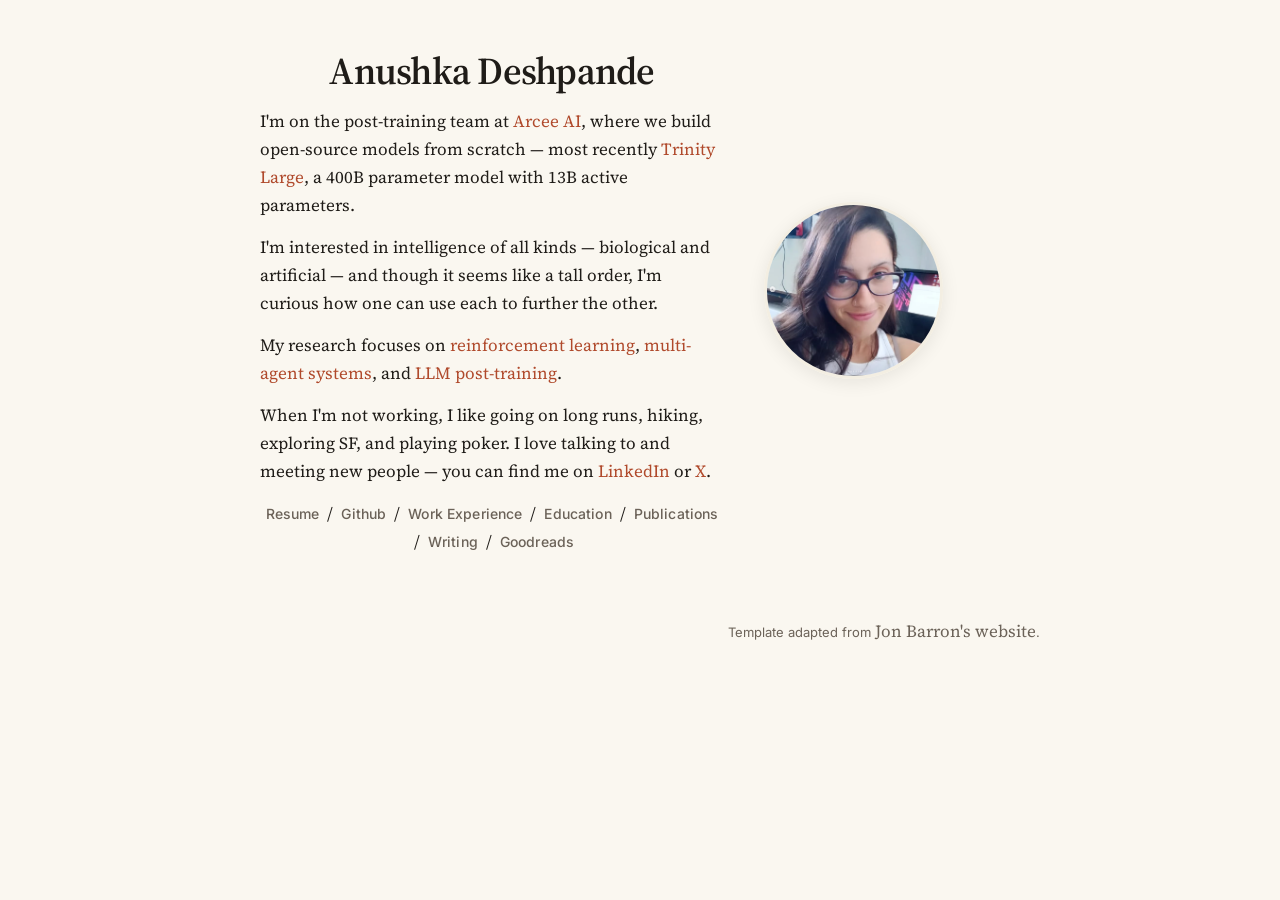
<file: index.html>
<!DOCTYPE HTML>
<html lang="en">
  <head>
    <meta http-equiv="Content-Type" content="text/html; charset=UTF-8">

    <title>Anushka Deshpande</title>

    <meta name="author" content="Anushka Deshpande">
    <meta name="viewport" content="width=device-width, initial-scale=1">
    <link rel="shortcut icon" href="images/favicon/favicon.ico" type="image/x-icon">
    <link rel="stylesheet" type="text/css" href="stylesheet.css">
    
  </head>

  <body>
    <table style="width:100%;max-width:800px;border:0px;border-spacing:0px;border-collapse:separate;margin-right:auto;margin-left:auto;"><tbody>
      <tr style="padding:0px">
        <td style="padding:0px">
          <table style="width:100%;border:0px;border-spacing:0px;border-collapse:separate;margin-right:auto;margin-left:auto;"><tbody>
            <tr style="padding:0px">
              <td style="padding:2.5%;width:63%;vertical-align:middle">
                <p class="name" style="text-align: center;">
                  Anushka Deshpande
                </p>
                <p>
                  I'm on the post-training team at <a href="https://www.arcee.ai/">Arcee AI</a>, where we build open-source models from scratch &mdash; most recently <a href="https://github.com/arcee-ai/trinity-large-tech-report/blob/main/Arcee%20Trinity%20Large.pdf">Trinity Large</a>, a 400B parameter model with 13B active parameters.
                </p>
                <p>
                  I'm interested in intelligence of all kinds &mdash; biological and artificial &mdash; and though it seems like a tall order, I'm curious how one can use each to further the other.
                </p>
                <p>
                  My research focuses on <a href="publications.html#strategic">reinforcement learning</a>, <a href="publications.html#govsim">multi-agent systems</a>, and <a href="publications.html#trinity">LLM post-training</a>.
                </p>
                <p>
                  When I'm not working, I like going on long runs, hiking, exploring SF, and playing poker. I love talking to and meeting new people &mdash; you can find me on <a href="https://www.linkedin.com/in/anushka-d-4140061bb">LinkedIn</a> or <a href="https://x.com/AnushkaDeshpan8">X</a>.
                </p>
                <p style="text-align:center">
                  <a href="data/resume.pdf">Resume</a> &nbsp;/&nbsp;
                  <a href="https://github.com/Anna4142">Github</a> &nbsp;/&nbsp;
                  <a href="experience.html">Work Experience</a> &nbsp;/&nbsp;
                  <a href="education.html">Education</a> &nbsp;/&nbsp;
                  <a href="publications.html">Publications</a> &nbsp;/&nbsp;
                  <a href="writing.html">Writing</a> &nbsp;/&nbsp;
                  <a href="https://www.goodreads.com/user/show/33187667-anushka-deshpande">Goodreads</a>
                </p>
              </td>
              <td style="padding:2.5%;width:37%;max-width:37%">
                <a href="images/profile.png"><img style="width:70%;max-width:200px;object-fit: cover; border-radius: 50%;" alt="profile photo" src="images/profile.png" class="hoverZoomLink"></a>
              </td>
            </tr>
          </tbody></table>

          <table style="width:100%;border:0px;border-spacing:0px;border-collapse:separate;margin-right:auto;margin-left:auto;"><tbody>
            <tr>
              <td style="padding:0px">
                <br>
                <p style="text-align:right;font-size:small;">
                  Template adapted from <a href="https://github.com/jonbarron/jonbarron.github.io">Jon Barron's website</a>.
                </p>
              </td>
            </tr>
          </tbody></table>
        </td>
      </tr>
    </table>
  </body>
</html>
</file>
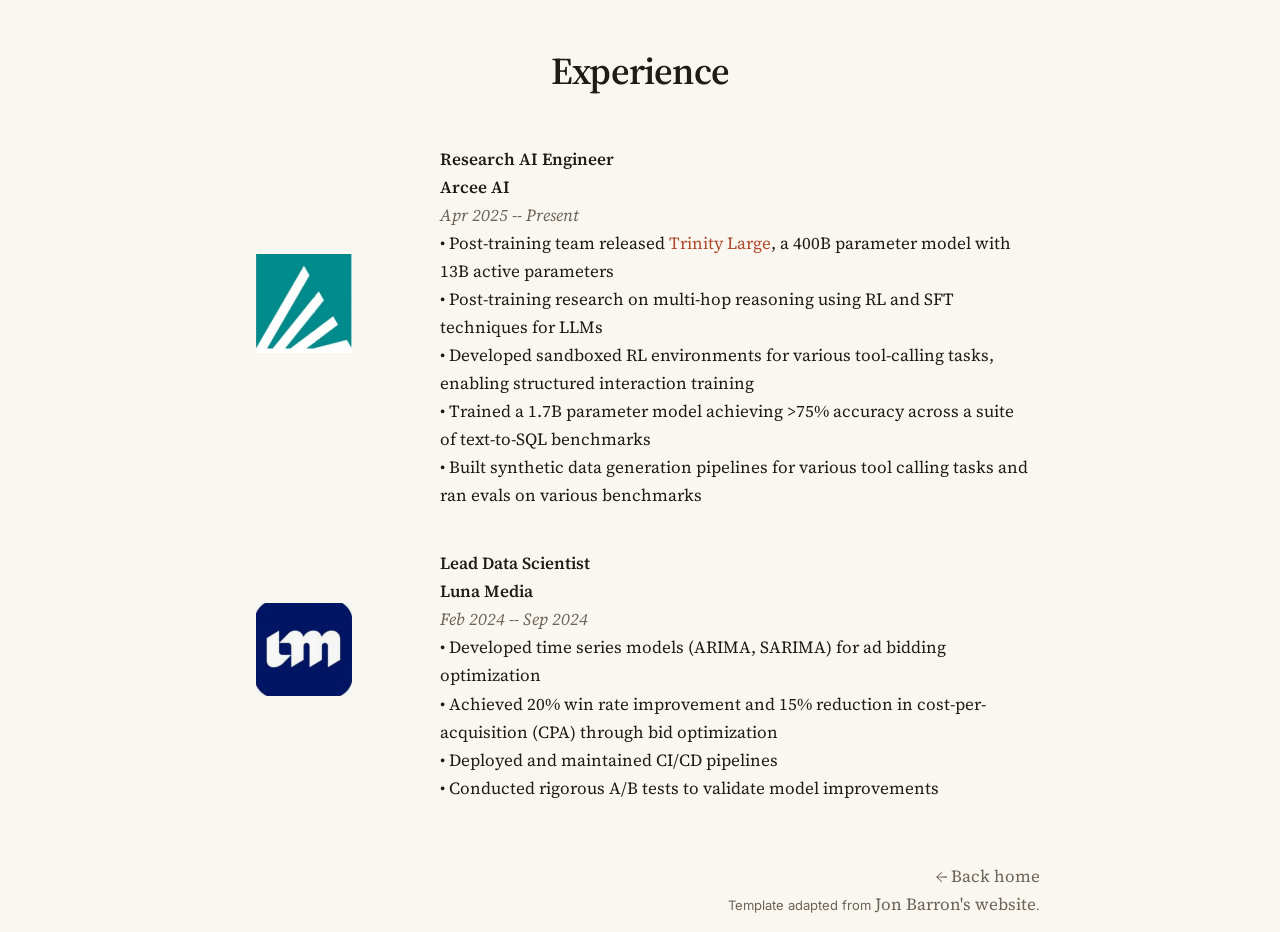
<file: experience.html>
<!DOCTYPE HTML>
<html lang="en">
  <head>
    <meta http-equiv="Content-Type" content="text/html; charset=UTF-8">

    <title>Work Experience &middot; Anushka Deshpande</title>

    <meta name="author" content="Anushka Deshpande">
    <meta name="viewport" content="width=device-width, initial-scale=1">
    <link rel="shortcut icon" href="images/favicon/favicon.ico" type="image/x-icon">
    <link rel="stylesheet" type="text/css" href="stylesheet.css">
    
  </head>

  <body>
    <table style="width:100%;max-width:800px;border:0px;border-spacing:0px;border-collapse:separate;margin-right:auto;margin-left:auto;"><tbody>
      <tr style="padding:0px">
        <td style="padding:0px">
          <table style="width:100%;border:0px;border-spacing:0px;border-collapse:separate;margin-right:auto;margin-left:auto;"><tbody>
            <tr style="padding:0px">
              <td style="padding:2.5%;vertical-align:middle">
                <p class="name" style="text-align: center;">
                  Experience
                </p>
              </td>
            </tr>
          </tbody></table>

          <table style="width:100%;border:0px;border-spacing:0px 10px;border-collapse:separate;margin-right:auto;margin-left:auto;"><tbody>

            <tr>
              <td style="padding:16px;width:20%;vertical-align:middle">
                <div class="one">
                  <img src='images/arcee_logo.png' width=60%>
                </div>
              </td>
              <td style="padding:8px;width:80%;vertical-align:middle">
                <span class="papertitle">Research AI Engineer</span>
                <br>
                <strong>Arcee AI</strong>
                <br>
                <em>Apr 2025 -- Present</em>
                <br>
                <p>
                  &bull; Post-training team released <a href="https://github.com/arcee-ai/trinity-large-tech-report/blob/main/Arcee%20Trinity%20Large.pdf">Trinity Large</a>, a 400B parameter model with 13B active parameters<br>
                  &bull; Post-training research on multi-hop reasoning using RL and SFT techniques for LLMs<br>
                  &bull; Developed sandboxed RL environments for various tool-calling tasks, enabling structured interaction training<br>
                  &bull; Trained a 1.7B parameter model achieving &gt;75% accuracy across a suite of text-to-SQL benchmarks<br>
                  &bull; Built synthetic data generation pipelines for various tool calling tasks and ran evals on various benchmarks
                </p>
              </td>
            </tr>

            <tr>
              <td style="padding:16px;width:20%;vertical-align:middle">
                <div class="one">
                  <img src='images/luna_logo.png' width=60%>
                </div>
              </td>
              <td style="padding:8px;width:80%;vertical-align:middle">
                <span class="papertitle">Lead Data Scientist</span>
                <br>
                <strong>Luna Media</strong>
                <br>
                <em>Feb 2024 -- Sep 2024</em>
                <br>
                <p>
                  &bull; Developed time series models (ARIMA, SARIMA) for ad bidding optimization<br>
                  &bull; Achieved 20% win rate improvement and 15% reduction in cost-per-acquisition (CPA) through bid optimization<br>
                  &bull; Deployed and maintained CI/CD pipelines<br>
                  &bull; Conducted rigorous A/B tests to validate model improvements
                </p>
              </td>
            </tr>

          </tbody></table>

          <table style="width:100%;border:0px;border-spacing:0px;border-collapse:separate;margin-right:auto;margin-left:auto;"><tbody>
            <tr>
              <td style="padding:0px">
                <br>
                <p style="text-align:right;font-size:small;">
                  <a href="index.html">&larr; Back home</a>
                  <br>
                  Template adapted from <a href="https://github.com/jonbarron/jonbarron.github.io">Jon Barron's website</a>.
                </p>
              </td>
            </tr>
          </tbody></table>
        </td>
      </tr>
    </table>
  </body>
</html>
</file>
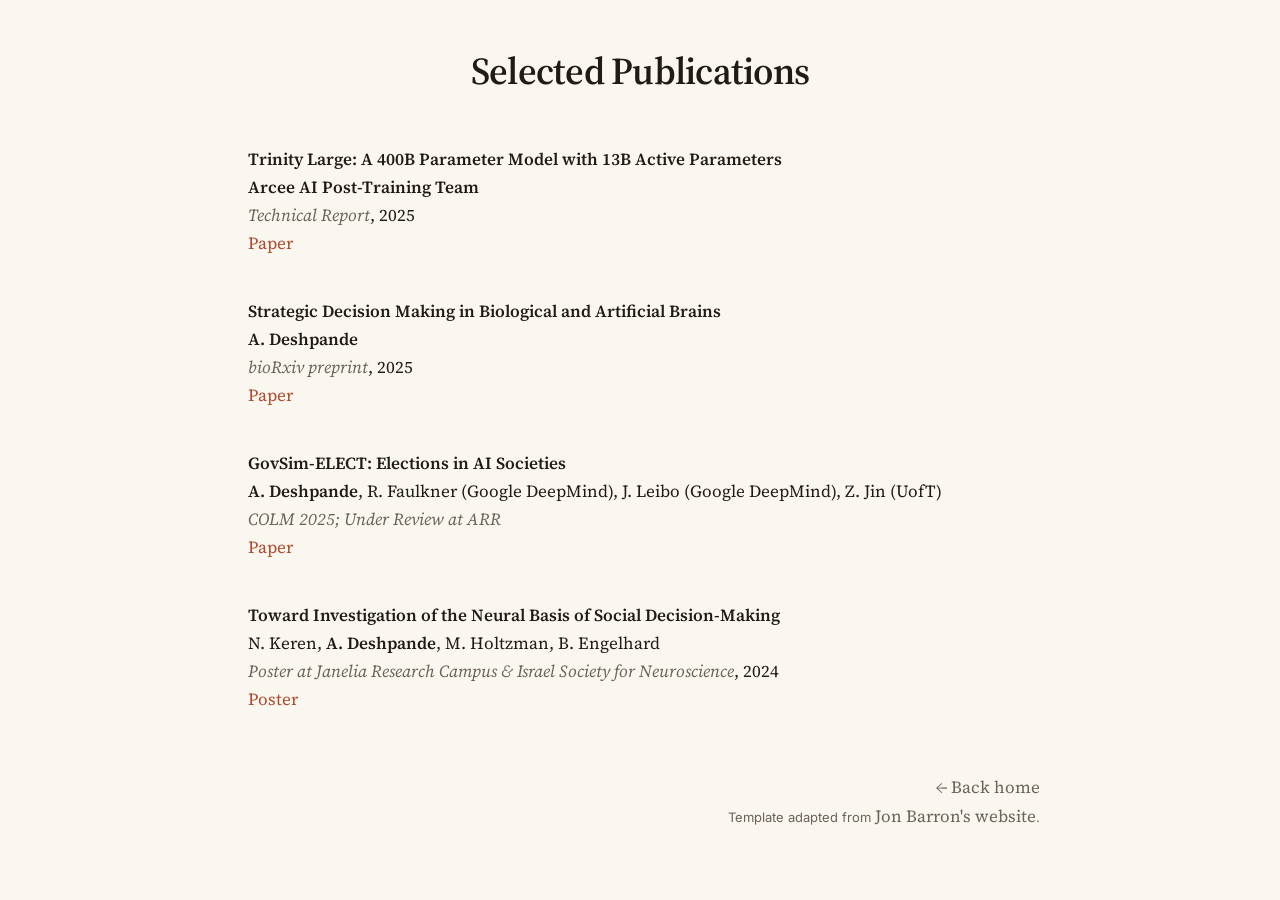
<file: publications.html>
<!DOCTYPE HTML>
<html lang="en">
  <head>
    <meta http-equiv="Content-Type" content="text/html; charset=UTF-8">

    <title>Publications &middot; Anushka Deshpande</title>

    <meta name="author" content="Anushka Deshpande">
    <meta name="viewport" content="width=device-width, initial-scale=1">
    <link rel="shortcut icon" href="images/favicon/favicon.ico" type="image/x-icon">
    <link rel="stylesheet" type="text/css" href="stylesheet.css">
    
  </head>

  <body>
    <table style="width:100%;max-width:800px;border:0px;border-spacing:0px;border-collapse:separate;margin-right:auto;margin-left:auto;"><tbody>
      <tr style="padding:0px">
        <td style="padding:0px">
          <table style="width:100%;border:0px;border-spacing:0px;border-collapse:separate;margin-right:auto;margin-left:auto;"><tbody>
            <tr style="padding:0px">
              <td style="padding:2.5%;vertical-align:middle">
                <p class="name" style="text-align: center;">
                  Selected Publications
                </p>
              </td>
            </tr>
          </tbody></table>

          <table style="width:100%;border:0px;border-spacing:0px 10px;border-collapse:separate;margin-right:auto;margin-left:auto;"><tbody>

            <tr id="trinity">
              <td style="padding:8px;width:100%;vertical-align:middle">
                <a href="https://github.com/arcee-ai/trinity-large-tech-report/blob/main/Arcee%20Trinity%20Large.pdf">
                  <span class="papertitle">Trinity Large: A 400B Parameter Model with 13B Active Parameters</span>
                </a>
                <br>
                <strong>Arcee AI Post-Training Team</strong>
                <br>
                <em>Technical Report</em>, 2025
                <br>
                <a href="https://github.com/arcee-ai/trinity-large-tech-report/blob/main/Arcee%20Trinity%20Large.pdf">Paper</a>
                <p></p>
              </td>
            </tr>

            <tr id="strategic">
              <td style="padding:8px;width:100%;vertical-align:middle">
                <a href="https://doi.org/10.1101/2025.02.17.638746">
                  <span class="papertitle">Strategic Decision Making in Biological and Artificial Brains</span>
                </a>
                <br>
                <strong>A. Deshpande</strong>
                <br>
                <em>bioRxiv preprint</em>, 2025
                <br>
                <a href="https://doi.org/10.1101/2025.02.17.638746">Paper</a>
                <p></p>
              </td>
            </tr>

            <tr id="govsim">
              <td style="padding:8px;width:100%;vertical-align:middle">
                <a href="https://drive.google.com/file/d/1EMZmIa8oHfhfsRJN0OmWRZy8Zdq1q2Mz/view">
                  <span class="papertitle">GovSim-ELECT: Elections in AI Societies</span>
                </a>
                <br>
                <strong>A. Deshpande</strong>, R. Faulkner (Google DeepMind), J. Leibo (Google DeepMind), Z. Jin (UofT)
                <br>
                <em>COLM 2025; Under Review at ARR</em>
                <br>
                <a href="https://drive.google.com/file/d/1EMZmIa8oHfhfsRJN0OmWRZy8Zdq1q2Mz/view">Paper</a>
                <p></p>
              </td>
            </tr>

            <tr id="neural">
              <td style="padding:8px;width:100%;vertical-align:middle">
                <a href="https://mcn25-hhmi.ipostersessions.com/default.aspx?s=9A-BC-53-DD-EC-6F-BB-03-E9-38-BA-F8-CE-47-8C-06&guestview=true">
                  <span class="papertitle">Toward Investigation of the Neural Basis of Social Decision-Making</span>
                </a>
                <br>
                N. Keren, <strong>A. Deshpande</strong>, M. Holtzman, B. Engelhard
                <br>
                <em>Poster at Janelia Research Campus &amp; Israel Society for Neuroscience</em>, 2024
                <br>
                <a href="https://mcn25-hhmi.ipostersessions.com/default.aspx?s=9A-BC-53-DD-EC-6F-BB-03-E9-38-BA-F8-CE-47-8C-06&guestview=true">Poster</a>
                <p></p>
              </td>
            </tr>

          </tbody></table>

          <table style="width:100%;border:0px;border-spacing:0px;border-collapse:separate;margin-right:auto;margin-left:auto;"><tbody>
            <tr>
              <td style="padding:0px">
                <br>
                <p style="text-align:right;font-size:small;">
                  <a href="index.html">&larr; Back home</a>
                  <br>
                  Template adapted from <a href="https://github.com/jonbarron/jonbarron.github.io">Jon Barron's website</a>.
                </p>
              </td>
            </tr>
          </tbody></table>
        </td>
      </tr>
    </table>
  </body>
</html>
</file>
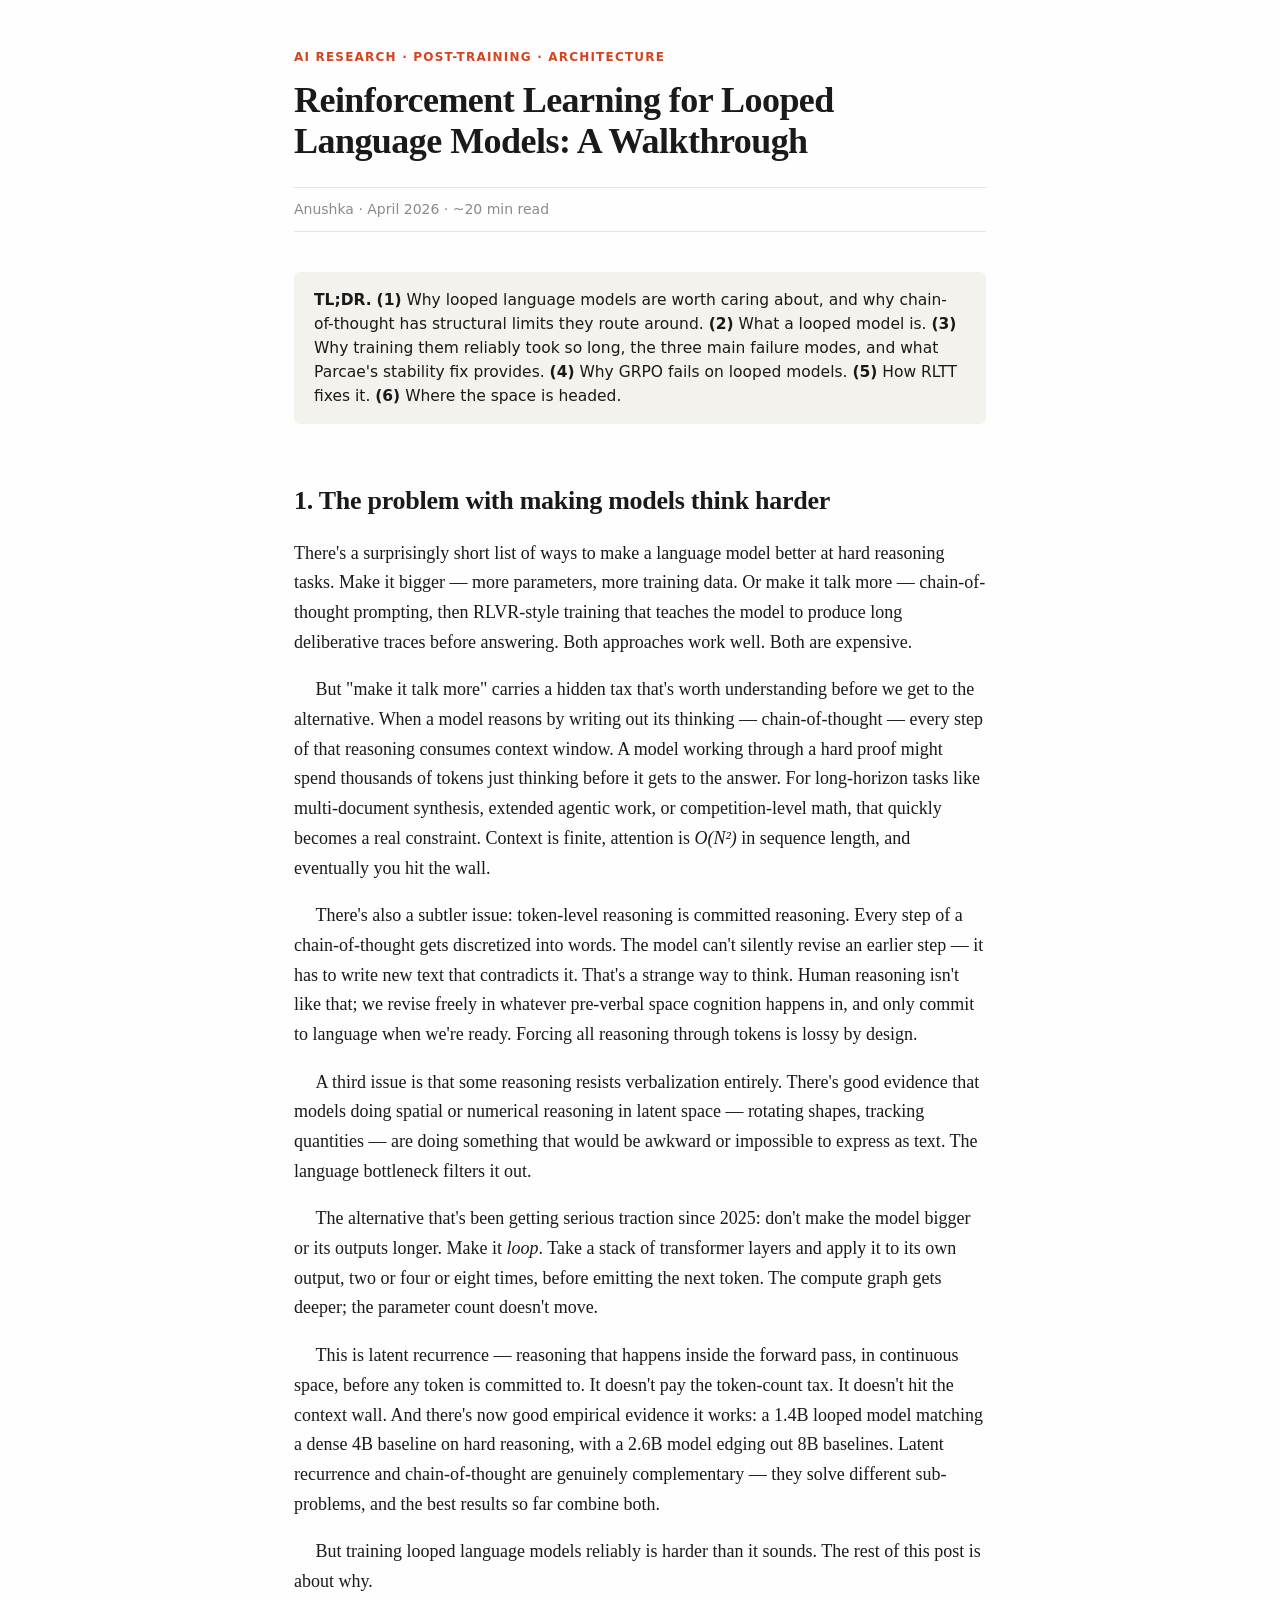
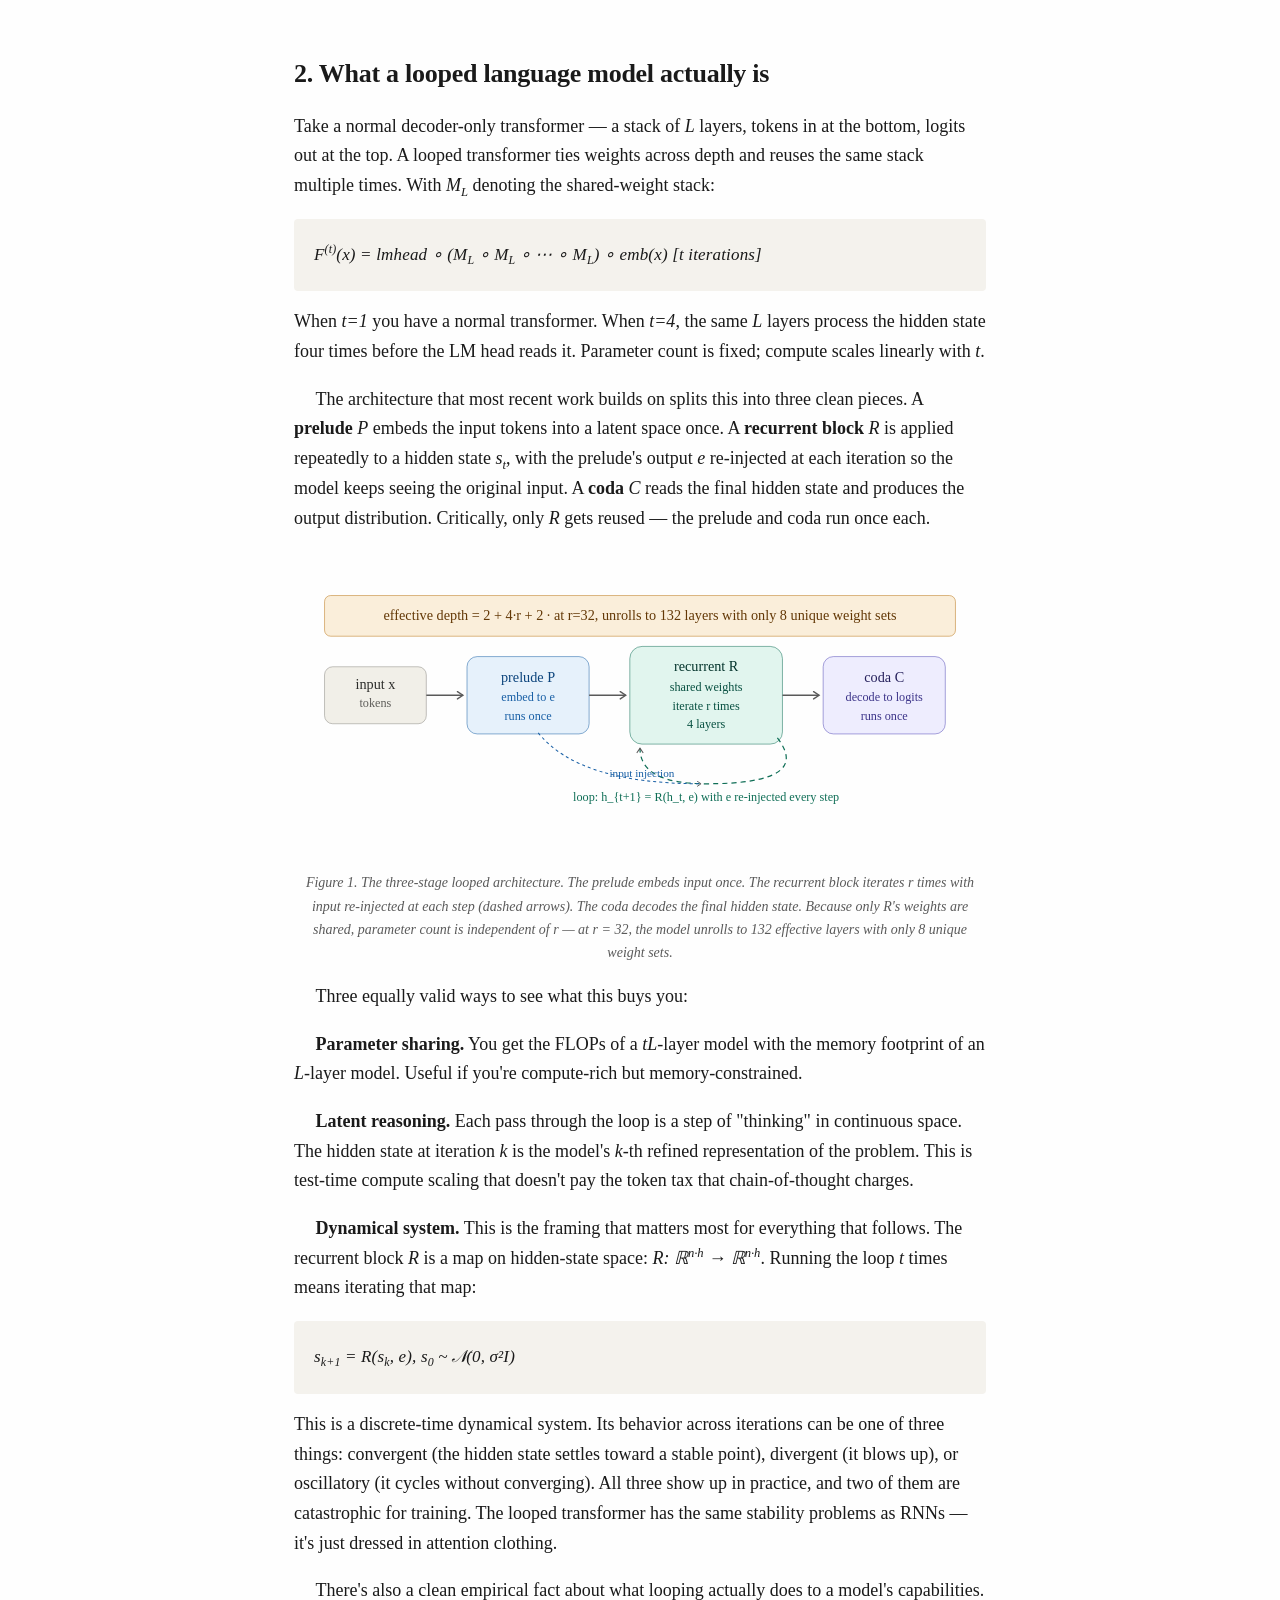
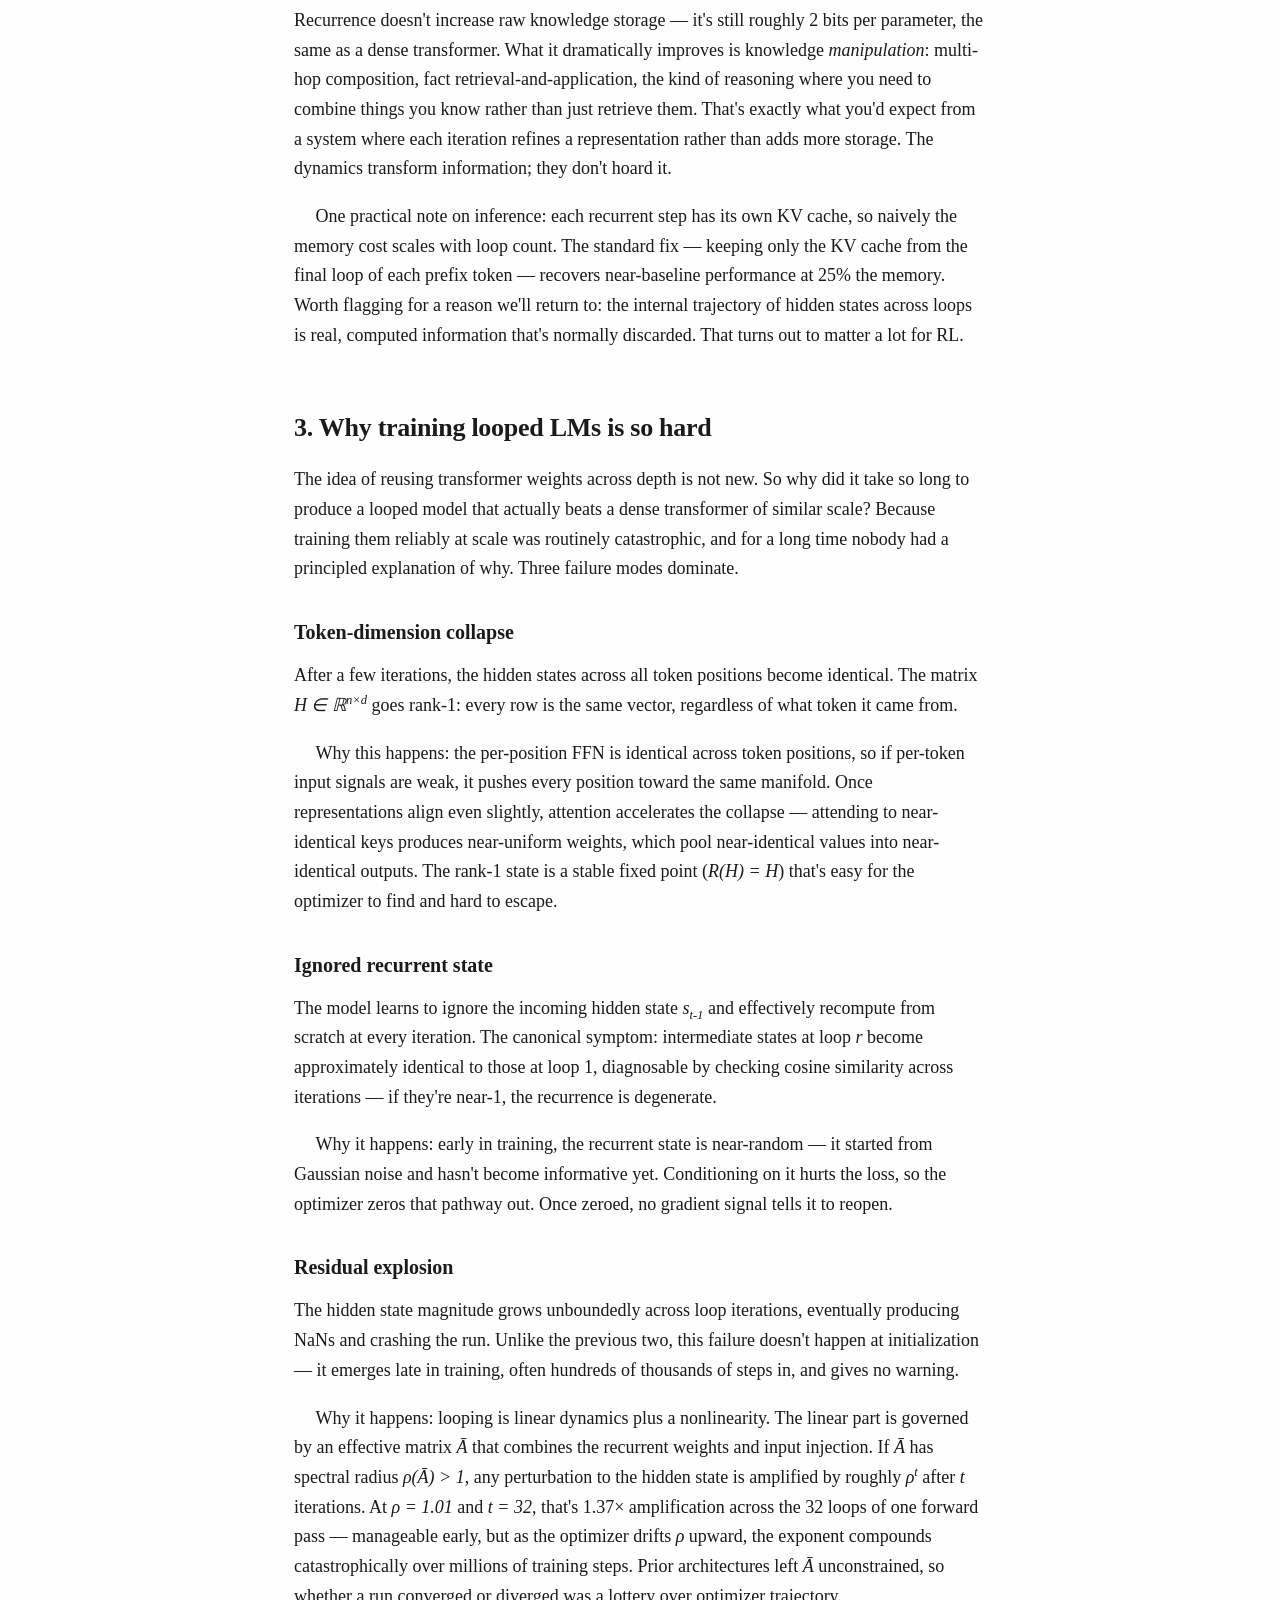
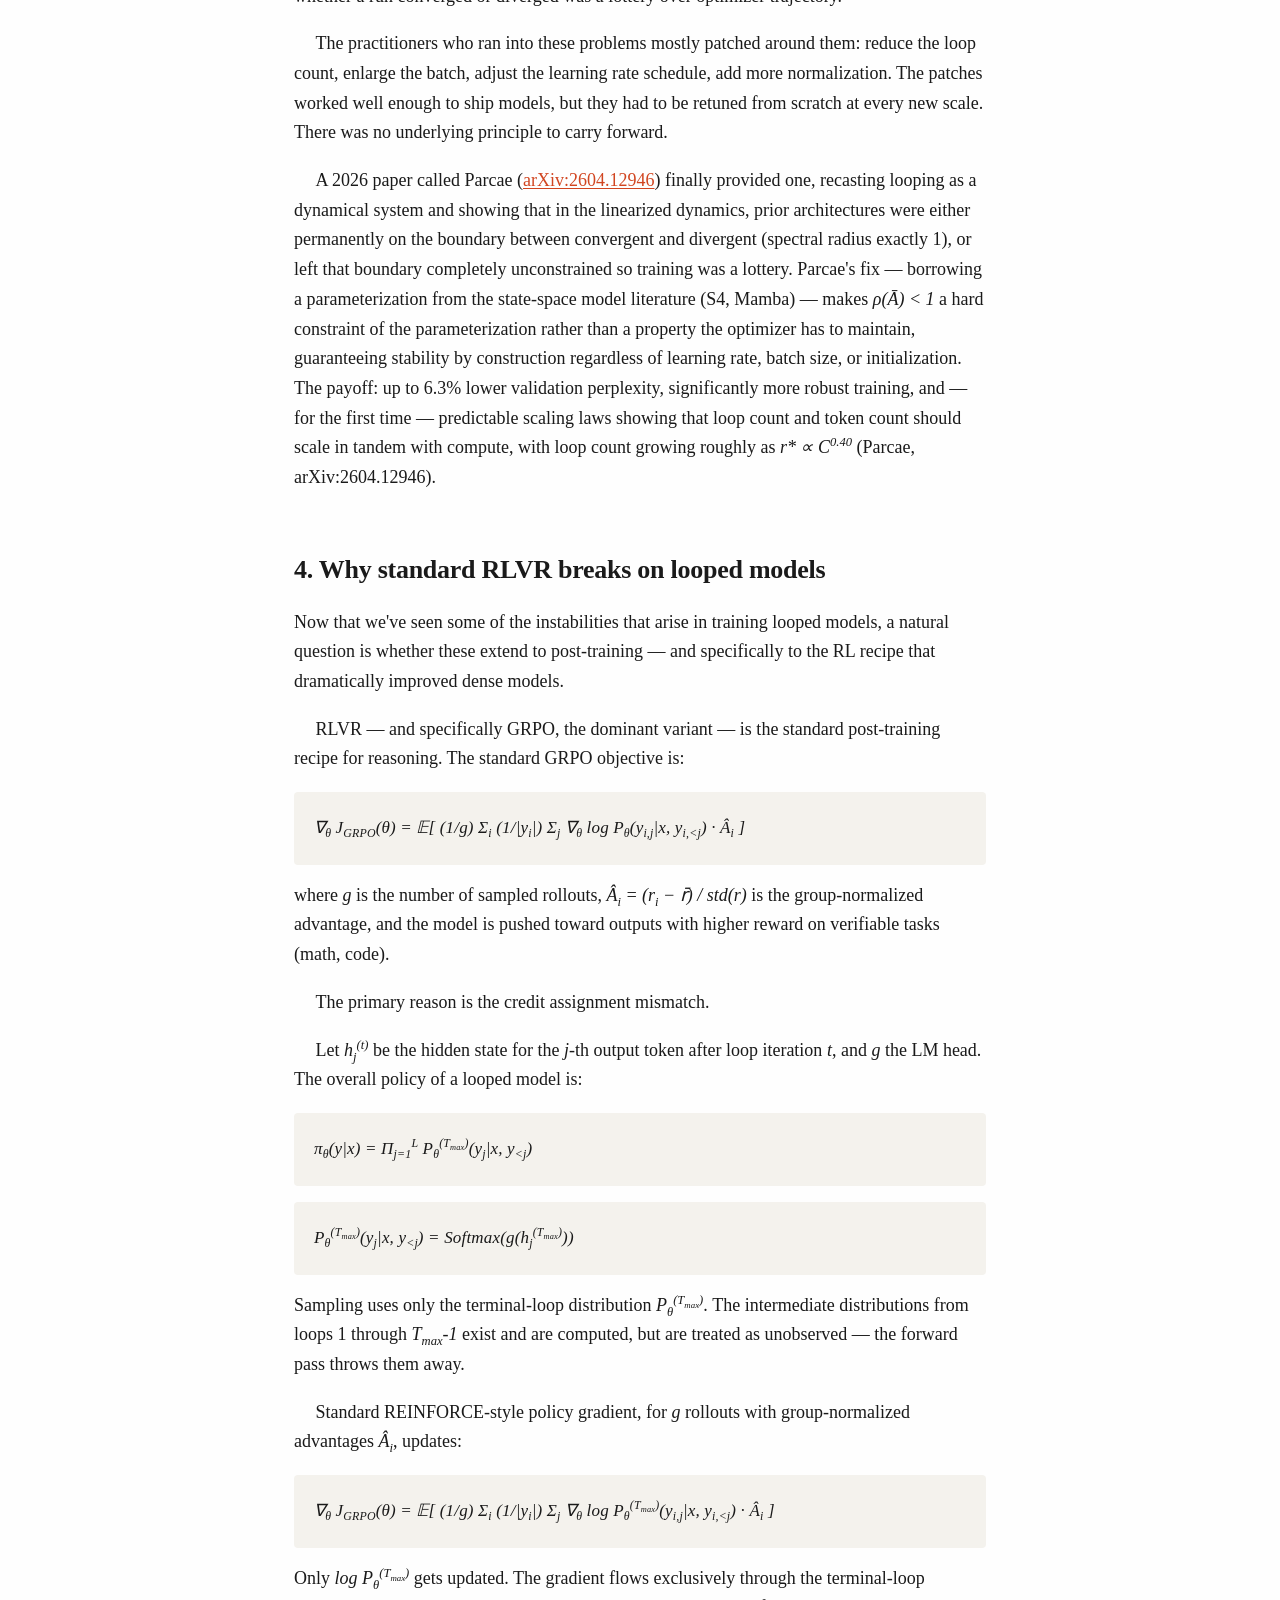
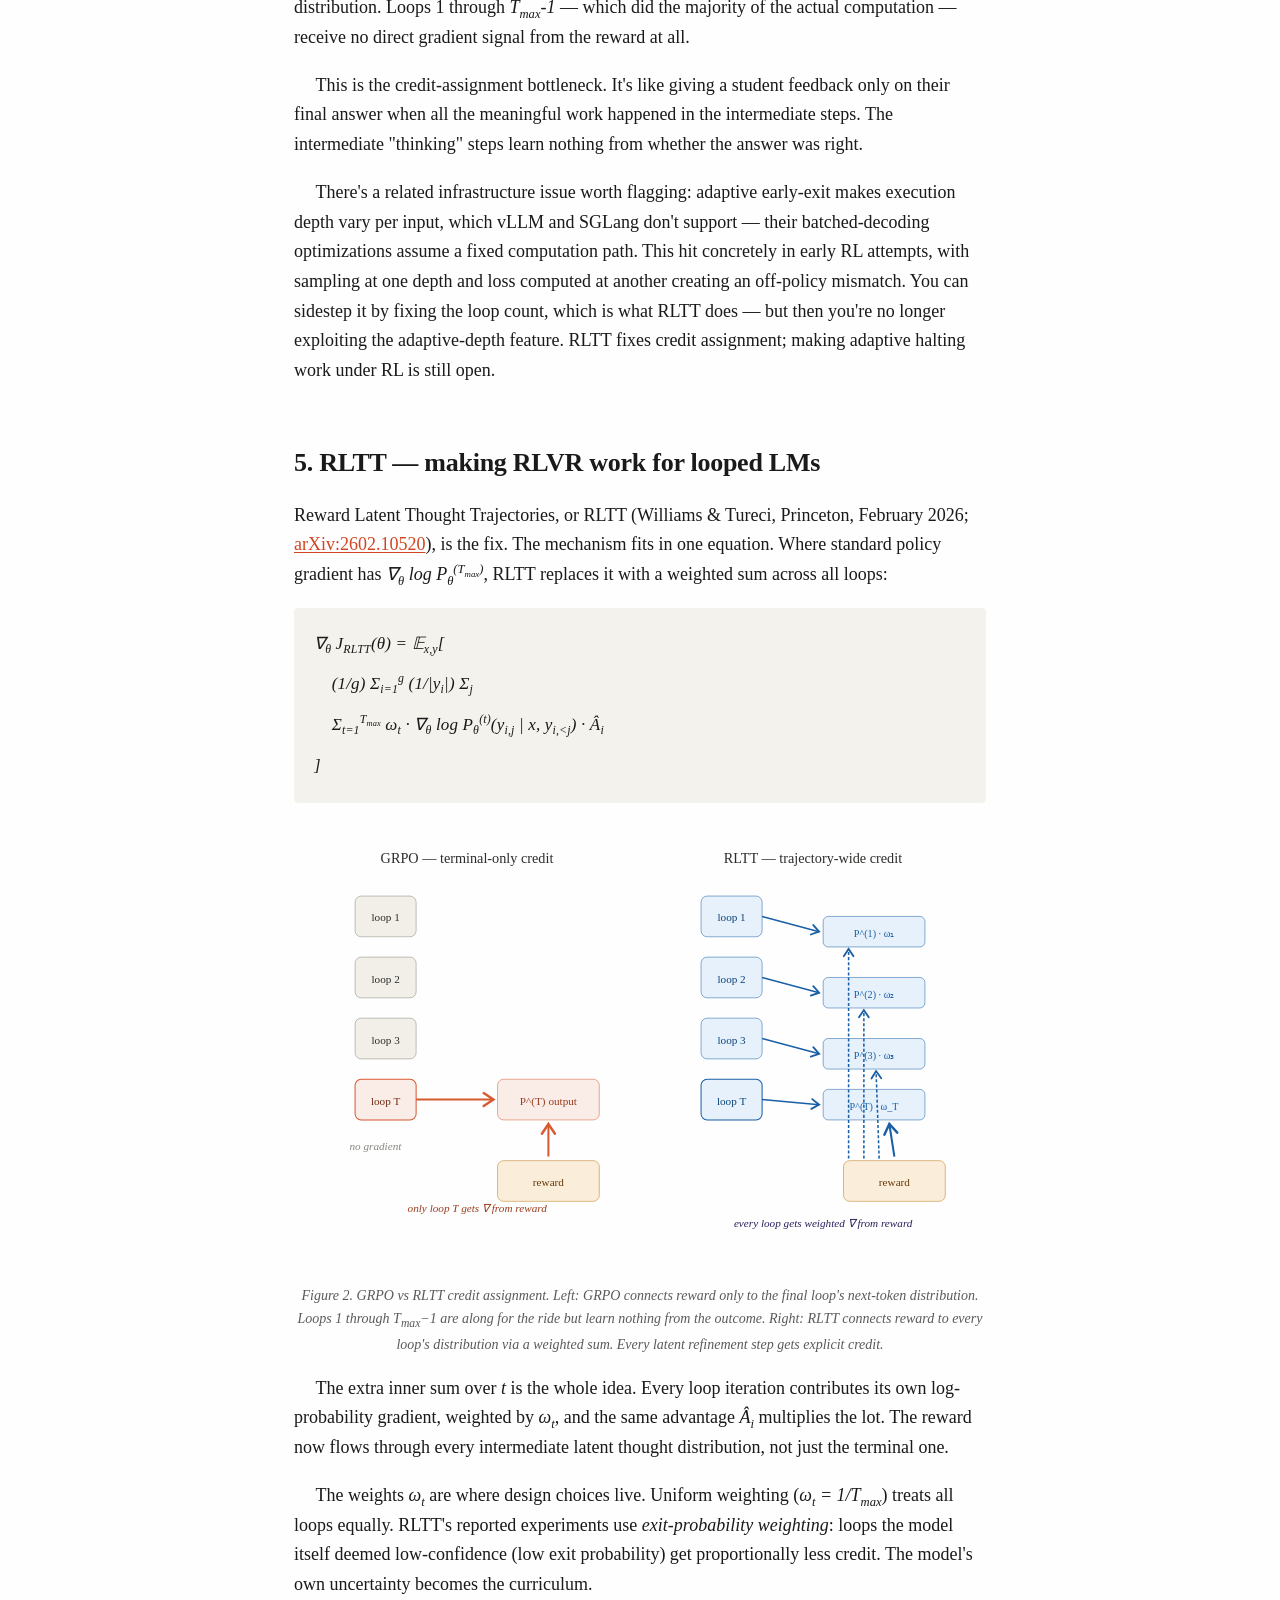
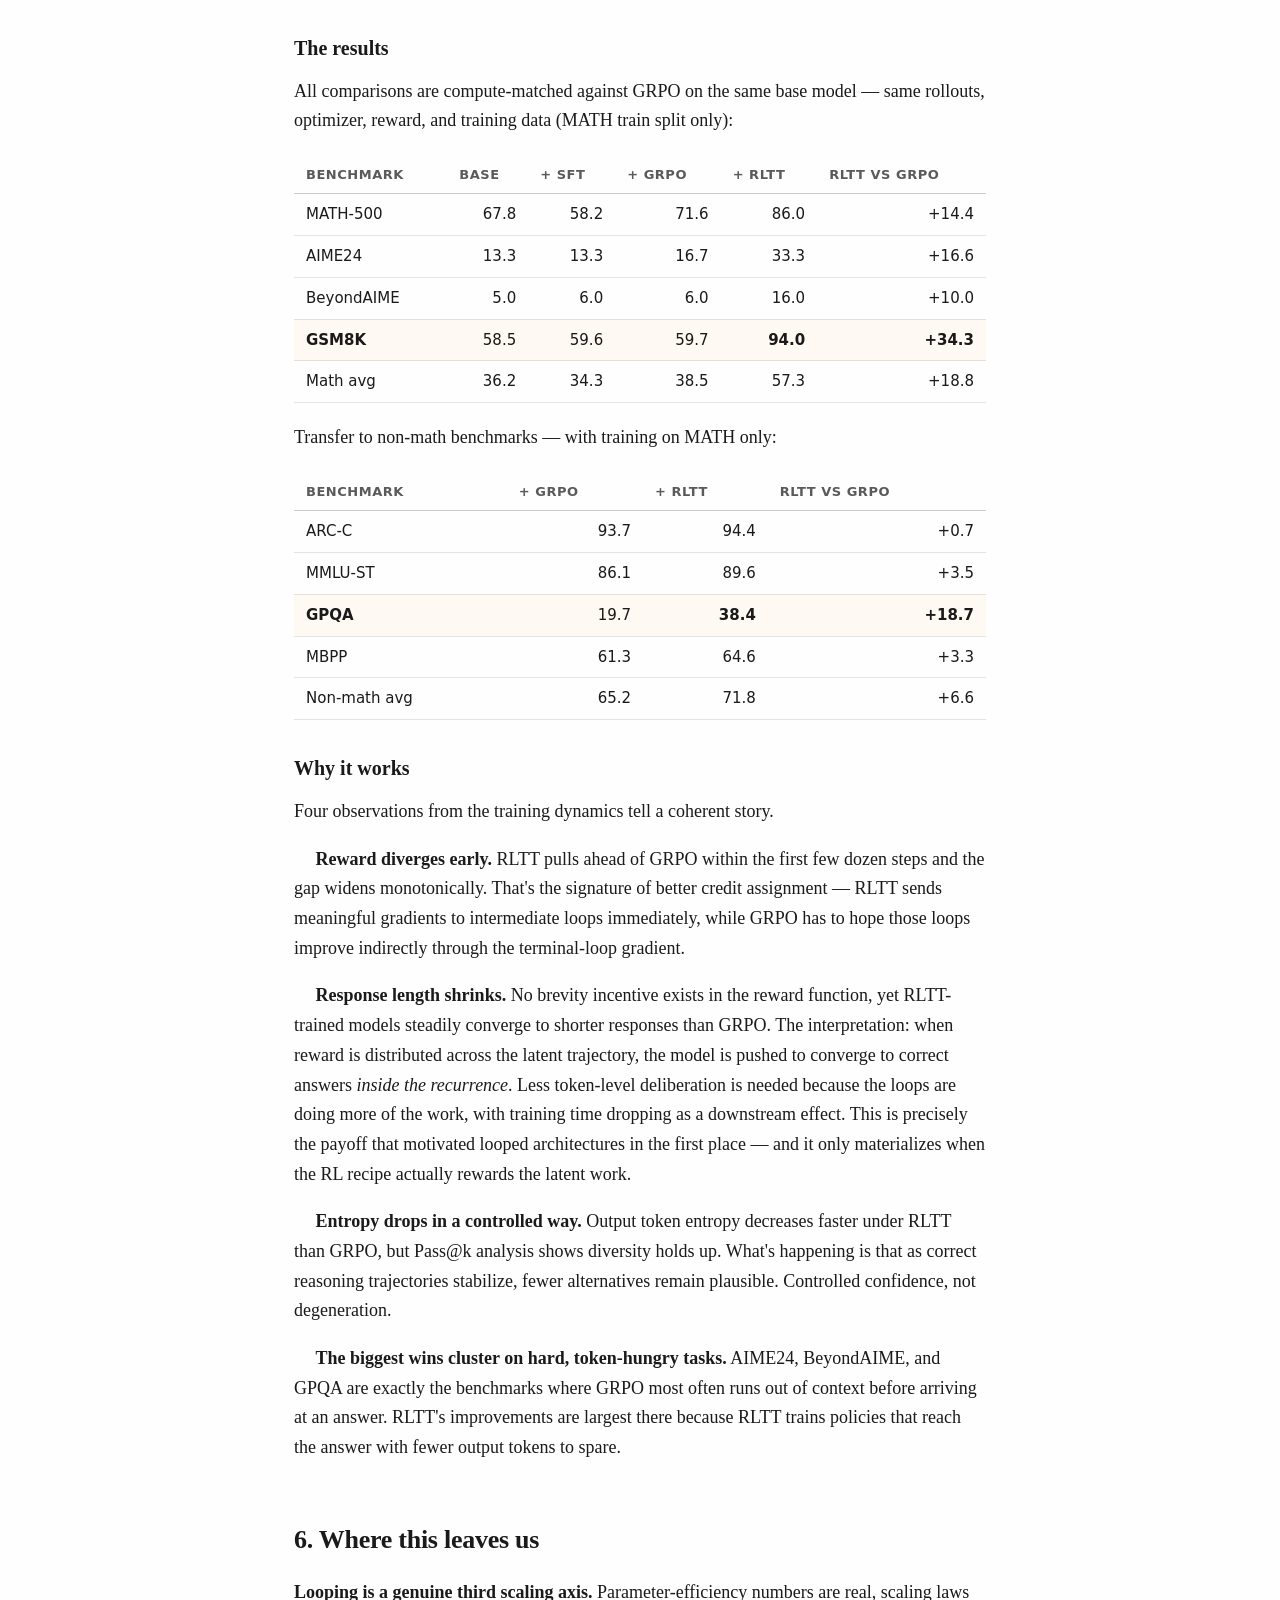
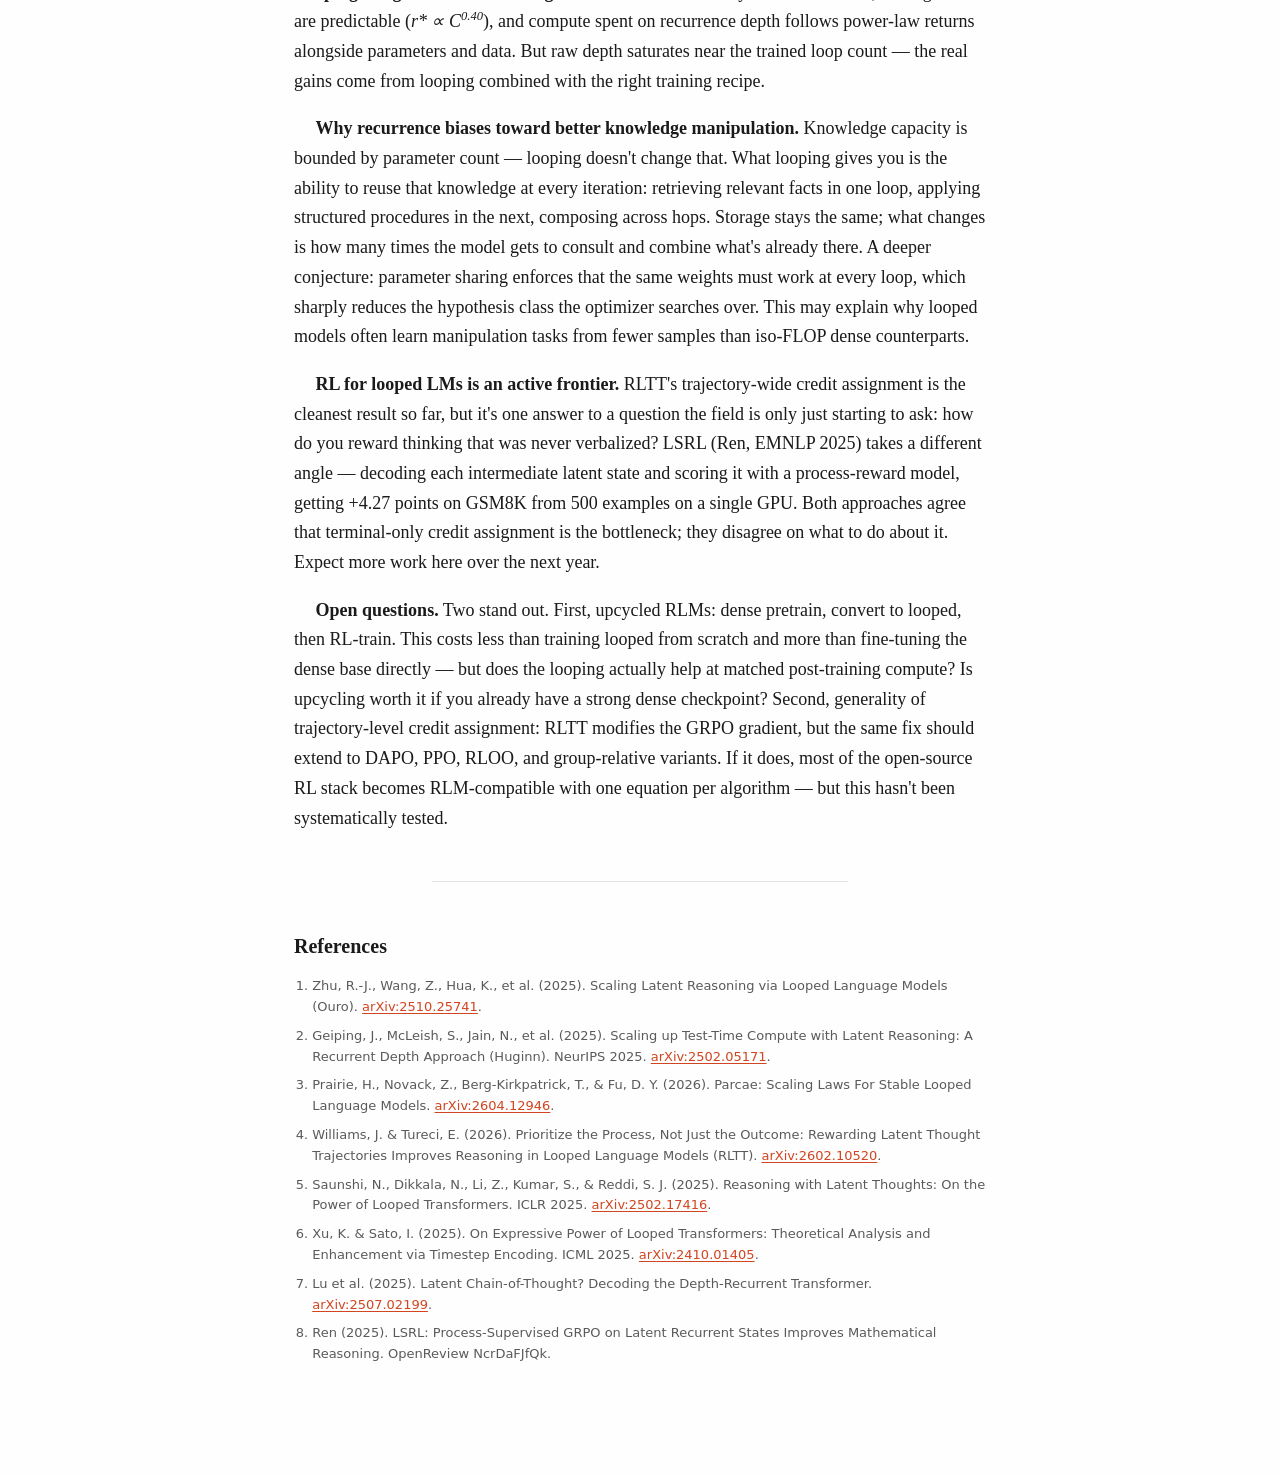
<file: blogs/looped-lms.html>
<!DOCTYPE html>
<html lang="en">
<head>
<meta charset="UTF-8">
<meta name="viewport" content="width=device-width, initial-scale=1.0">
<title>Reinforcement Learning for Looped Language Models: A Walkthrough</title>
<style>
  :root {
    --text: #1a1a1a;
    --muted: #5a5a5a;
    --faint: #8a8a8a;
    --line: rgba(0,0,0,0.1);
    --line-strong: rgba(0,0,0,0.2);
    --bg: #fefefe;
    --accent: #d14520;
    --teal: #0f6e56;
    --purple: #534ab7;
    --amber: #ba7517;
    --code-bg: #f4f2ed;
  }
  * { box-sizing: border-box; }
  body {
    max-width: 740px;
    margin: 0 auto;
    padding: 48px 24px 96px;
    font-family: Georgia, 'Iowan Old Style', Palatino, serif;
    font-size: 18px;
    line-height: 1.65;
    color: var(--text);
    background: var(--bg);
  }
  header { margin-bottom: 40px; }
  h1 {
    font-size: 36px;
    line-height: 1.15;
    font-weight: 700;
    margin: 0 0 14px;
    letter-spacing: -0.015em;
  }
  .subtitle {
    font-size: 19px;
    color: var(--muted);
    font-style: italic;
    margin: 0 0 20px;
    line-height: 1.4;
  }
  .byline {
    font-size: 14px;
    color: var(--faint);
    border-top: 1px solid var(--line);
    border-bottom: 1px solid var(--line);
    padding: 10px 0;
    margin: 24px 0 0;
    font-family: -apple-system, system-ui, sans-serif;
  }
  h2 {
    font-size: 26px;
    font-weight: 700;
    margin: 56px 0 16px;
    letter-spacing: -0.01em;
  }
  h3 {
    font-size: 20px;
    font-weight: 700;
    margin: 32px 0 12px;
  }
  h4 {
    font-size: 17px;
    font-weight: 700;
    margin: 24px 0 10px;
    color: var(--text);
  }
  p { margin: 0 0 18px; }
  p + p { text-indent: 1.2em; }
  a { color: var(--accent); text-decoration: underline; text-decoration-thickness: 1px; text-underline-offset: 2px; }
  code {
    font-family: 'SF Mono', Menlo, Consolas, monospace;
    font-size: 0.88em;
    background: var(--code-bg);
    padding: 2px 5px;
    border-radius: 3px;
  }
  pre {
    background: var(--code-bg);
    padding: 16px 18px;
    border-radius: 4px;
    overflow-x: auto;
    font-size: 13.5px;
    line-height: 1.5;
    margin: 20px 0;
  }
  pre code { background: none; padding: 0; }
  blockquote {
    border-left: 3px solid var(--accent);
    margin: 24px 0;
    padding: 4px 20px;
    color: var(--muted);
    font-style: italic;
  }
  blockquote p + p { text-indent: 0; }
  .math-block {
    font-family: 'Cambria Math', 'Latin Modern Math', Cambria, Georgia, serif;
    font-style: italic;
    background: var(--code-bg);
    padding: 16px 20px;
    border-radius: 4px;
    margin: 16px 0;
    font-size: 17px;
    overflow-x: auto;
    line-height: 2.4;
    letter-spacing: 0.01em;
  }
  .math-block sub, .math-block sup {
    font-size: 0.70em;
    line-height: 0;
  }
  .math-block sup { vertical-align: 0.6em; }
  .math-block sub { vertical-align: -0.35em; }
  .math-inline {
    font-family: 'Cambria Math', 'Latin Modern Math', Cambria, Georgia, serif;
    font-style: italic;
  }
  .math-inline sub, .math-inline sup {
    font-size: 0.70em;
    line-height: 0;
  }
  .callout {
    background: #fef9f2;
    border: 1px solid #f0d9a8;
    border-left: 3px solid var(--amber);
    padding: 16px 20px;
    border-radius: 4px;
    margin: 24px 0;
    font-size: 16px;
  }
  .callout-title {
    font-weight: 700;
    font-family: -apple-system, system-ui, sans-serif;
    font-size: 13px;
    letter-spacing: 0.04em;
    text-transform: uppercase;
    color: var(--amber);
    margin-bottom: 6px;
  }
  .figure {
    margin: 32px 0;
    text-align: center;
  }
  .figure svg { max-width: 100%; height: auto; }
  .figure-caption {
    font-size: 14px;
    color: var(--muted);
    font-style: italic;
    margin-top: 10px;
    text-align: center;
    font-family: Georgia, serif;
  }
  table {
    width: 100%;
    border-collapse: collapse;
    margin: 20px 0;
    font-size: 15px;
    font-family: -apple-system, system-ui, sans-serif;
  }
  th, td {
    text-align: left;
    padding: 8px 12px;
    border-bottom: 1px solid var(--line);
  }
  th {
    font-weight: 600;
    border-bottom: 1.5px solid var(--line-strong);
    font-size: 13px;
    color: var(--muted);
    text-transform: uppercase;
    letter-spacing: 0.04em;
  }
  td.num { text-align: right; font-variant-numeric: tabular-nums; }
  .highlight-row { background: #fef9f2; }
  .kicker {
    font-family: -apple-system, system-ui, sans-serif;
    font-size: 12px;
    font-weight: 600;
    letter-spacing: 0.1em;
    text-transform: uppercase;
    color: var(--accent);
    margin-bottom: 12px;
  }
  .sep {
    border: none;
    border-top: 1px solid var(--line);
    margin: 48px auto;
    width: 60%;
  }
  .ref-list {
    font-family: -apple-system, system-ui, sans-serif;
    font-size: 13px;
    color: var(--muted);
    line-height: 1.6;
  }
  .ref-list li { margin-bottom: 8px; }
  .tldr {
    background: #f4f2ed;
    border-radius: 6px;
    padding: 16px 20px;
    margin: 24px 0 32px;
    font-size: 15.5px;
    font-family: -apple-system, system-ui, sans-serif;
    line-height: 1.55;
  }
  .tldr strong { color: var(--text); }
  ul, ol { padding-left: 1.4em; }
  ul.tight li, ol.tight li { margin-bottom: 6px; }
</style>
</head>
<body>

<header>
  <div class="kicker">AI research · post-training · architecture</div>
  <h1>Reinforcement Learning for Looped Language Models: A Walkthrough</h1>

  <div class="byline">Anushka · April 2026 · ~20 min read</div>
</header>

<div class="tldr">
<strong>TL;DR.</strong> <strong>(1)</strong> Why looped language models are worth caring about, and why chain-of-thought has structural limits they route around. <strong>(2)</strong> What a looped model is. <strong>(3)</strong> Why training them reliably took so long, the three main failure modes, and what Parcae's stability fix provides. <strong>(4)</strong> Why GRPO fails on looped models. <strong>(5)</strong> How RLTT fixes it. <strong>(6)</strong> Where the space is headed.
</div>

<h2>1. The problem with making models think harder</h2>

<p>There's a surprisingly short list of ways to make a language model better at hard reasoning tasks. Make it bigger — more parameters, more training data. Or make it talk more — chain-of-thought prompting, then RLVR-style training that teaches the model to produce long deliberative traces before answering. Both approaches work well. Both are expensive.</p>

<p>But "make it talk more" carries a hidden tax that's worth understanding before we get to the alternative. When a model reasons by writing out its thinking — chain-of-thought — every step of that reasoning consumes context window. A model working through a hard proof might spend thousands of tokens just thinking before it gets to the answer. For long-horizon tasks like multi-document synthesis, extended agentic work, or competition-level math, that quickly becomes a real constraint. Context is finite, attention is <span class="math-inline">O(N²)</span> in sequence length, and eventually you hit the wall.</p>

<p>There's also a subtler issue: token-level reasoning is committed reasoning. Every step of a chain-of-thought gets discretized into words. The model can't silently revise an earlier step — it has to write new text that contradicts it. That's a strange way to think. Human reasoning isn't like that; we revise freely in whatever pre-verbal space cognition happens in, and only commit to language when we're ready. Forcing all reasoning through tokens is lossy by design.</p>

<p>A third issue is that some reasoning resists verbalization entirely. There's good evidence that models doing spatial or numerical reasoning in latent space — rotating shapes, tracking quantities — are doing something that would be awkward or impossible to express as text. The language bottleneck filters it out.</p>

<p>The alternative that's been getting serious traction since 2025: don't make the model bigger or its outputs longer. Make it <em>loop</em>. Take a stack of transformer layers and apply it to its own output, two or four or eight times, before emitting the next token. The compute graph gets deeper; the parameter count doesn't move.</p>

<p>This is latent recurrence — reasoning that happens inside the forward pass, in continuous space, before any token is committed to. It doesn't pay the token-count tax. It doesn't hit the context wall. And there's now good empirical evidence it works: a 1.4B looped model matching a dense 4B baseline on hard reasoning, with a 2.6B model edging out 8B baselines. Latent recurrence and chain-of-thought are genuinely complementary — they solve different sub-problems, and the best results so far combine both.</p>

<p>But training looped language models reliably is harder than it sounds. The rest of this post is about why.</p>

<h2>2. What a looped language model actually is</h2>

<p>Take a normal decoder-only transformer — a stack of <span class="math-inline">L</span> layers, tokens in at the bottom, logits out at the top. A looped transformer ties weights across depth and reuses the same stack multiple times. With <span class="math-inline">M<sub>L</sub></span> denoting the shared-weight stack:</p>

<div class="math-block">
F<sup>(t)</sup>(x) = lmhead ∘ (M<sub>L</sub> ∘ M<sub>L</sub> ∘ ⋯ ∘ M<sub>L</sub>) ∘ emb(x)    [t iterations]
</div>

<p>When <span class="math-inline">t=1</span> you have a normal transformer. When <span class="math-inline">t=4</span>, the same <span class="math-inline">L</span> layers process the hidden state four times before the LM head reads it. Parameter count is fixed; compute scales linearly with <span class="math-inline">t</span>.</p>

<p>The architecture that most recent work builds on splits this into three clean pieces. A <strong>prelude</strong> <span class="math-inline">P</span> embeds the input tokens into a latent space once. A <strong>recurrent block</strong> <span class="math-inline">R</span> is applied repeatedly to a hidden state <span class="math-inline">s<sub>t</sub></span>, with the prelude's output <span class="math-inline">e</span> re-injected at each iteration so the model keeps seeing the original input. A <strong>coda</strong> <span class="math-inline">C</span> reads the final hidden state and produces the output distribution. Critically, only <span class="math-inline">R</span> gets reused — the prelude and coda run once each.</p>

<div class="figure" id="fig-architecture"></div>
<p class="figure-caption">Figure 1. The three-stage looped architecture. The prelude embeds input once. The recurrent block iterates <em>r</em> times with input re-injected at each step (dashed arrows). The coda decodes the final hidden state. Because only <em>R</em>'s weights are shared, parameter count is independent of <em>r</em> — at <em>r</em> = 32, the model unrolls to 132 effective layers with only 8 unique weight sets.</p>

<p>Three equally valid ways to see what this buys you:</p>

<p><strong>Parameter sharing.</strong> You get the FLOPs of a <span class="math-inline">tL</span>-layer model with the memory footprint of an <span class="math-inline">L</span>-layer model. Useful if you're compute-rich but memory-constrained.</p>

<p><strong>Latent reasoning.</strong> Each pass through the loop is a step of "thinking" in continuous space. The hidden state at iteration <span class="math-inline">k</span> is the model's <span class="math-inline">k</span>-th refined representation of the problem. This is test-time compute scaling that doesn't pay the token tax that chain-of-thought charges.</p>

<p><strong>Dynamical system.</strong> This is the framing that matters most for everything that follows. The recurrent block <span class="math-inline">R</span> is a map on hidden-state space: <span class="math-inline">R: ℝ<sup>n·h</sup> → ℝ<sup>n·h</sup></span>. Running the loop <span class="math-inline">t</span> times means iterating that map:</p>

<div class="math-block">
s<sub>k+1</sub> = R(s<sub>k</sub>, e),   s<sub>0</sub> ~ 𝒩(0, σ²I)
</div>

<p>This is a discrete-time dynamical system. Its behavior across iterations can be one of three things: convergent (the hidden state settles toward a stable point), divergent (it blows up), or oscillatory (it cycles without converging). All three show up in practice, and two of them are catastrophic for training. The looped transformer has the same stability problems as RNNs — it's just dressed in attention clothing.</p>

<p>There's also a clean empirical fact about what looping actually does to a model's capabilities. Recurrence doesn't increase raw knowledge storage — it's still roughly 2 bits per parameter, the same as a dense transformer. What it dramatically improves is knowledge <em>manipulation</em>: multi-hop composition, fact retrieval-and-application, the kind of reasoning where you need to combine things you know rather than just retrieve them. That's exactly what you'd expect from a system where each iteration refines a representation rather than adds more storage. The dynamics transform information; they don't hoard it.</p>

<p>One practical note on inference: each recurrent step has its own KV cache, so naively the memory cost scales with loop count. The standard fix — keeping only the KV cache from the final loop of each prefix token — recovers near-baseline performance at 25% the memory. Worth flagging for a reason we'll return to: the internal trajectory of hidden states across loops is real, computed information that's normally discarded. That turns out to matter a lot for RL.</p>

<h2>3. Why training looped LMs is so hard</h2>

<p>The idea of reusing transformer weights across depth is not new. So why did it take so long to produce a looped model that actually beats a dense transformer of similar scale? Because training them reliably at scale was routinely catastrophic, and for a long time nobody had a principled explanation of why. Three failure modes dominate.</p>

<h3>Token-dimension collapse</h3>

<p>After a few iterations, the hidden states across all token positions become identical. The matrix <span class="math-inline">H ∈ ℝ<sup>n×d</sup></span> goes rank-1: every row is the same vector, regardless of what token it came from.</p>

<p>Why this happens: the per-position FFN is identical across token positions, so if per-token input signals are weak, it pushes every position toward the same manifold. Once representations align even slightly, attention accelerates the collapse — attending to near-identical keys produces near-uniform weights, which pool near-identical values into near-identical outputs. The rank-1 state is a stable fixed point (<span class="math-inline">R(H) = H</span>) that's easy for the optimizer to find and hard to escape.</p>

<h3>Ignored recurrent state</h3>

<p>The model learns to ignore the incoming hidden state <span class="math-inline">s<sub>t-1</sub></span> and effectively recompute from scratch at every iteration. The canonical symptom: intermediate states at loop <span class="math-inline">r</span> become approximately identical to those at loop 1, diagnosable by checking cosine similarity across iterations — if they're near-1, the recurrence is degenerate.</p>

<p>Why it happens: early in training, the recurrent state is near-random — it started from Gaussian noise and hasn't become informative yet. Conditioning on it hurts the loss, so the optimizer zeros that pathway out. Once zeroed, no gradient signal tells it to reopen.</p>

<h3>Residual explosion</h3>

<p>The hidden state magnitude grows unboundedly across loop iterations, eventually producing NaNs and crashing the run. Unlike the previous two, this failure doesn't happen at initialization — it emerges late in training, often hundreds of thousands of steps in, and gives no warning.</p>

<p>Why it happens: looping is linear dynamics plus a nonlinearity. The linear part is governed by an effective matrix <span class="math-inline">Ā</span> that combines the recurrent weights and input injection. If <span class="math-inline">Ā</span> has spectral radius <span class="math-inline">ρ(Ā) &gt; 1</span>, any perturbation to the hidden state is amplified by roughly <span class="math-inline">ρ<sup>t</sup></span> after <span class="math-inline">t</span> iterations. At <span class="math-inline">ρ = 1.01</span> and <span class="math-inline">t = 32</span>, that's 1.37× amplification across the 32 loops of one forward pass — manageable early, but as the optimizer drifts <span class="math-inline">ρ</span> upward, the exponent compounds catastrophically over millions of training steps. Prior architectures left <span class="math-inline">Ā</span> unconstrained, so whether a run converged or diverged was a lottery over optimizer trajectory.</p>

<p>The practitioners who ran into these problems mostly patched around them: reduce the loop count, enlarge the batch, adjust the learning rate schedule, add more normalization. The patches worked well enough to ship models, but they had to be retuned from scratch at every new scale. There was no underlying principle to carry forward.</p>

<p>A 2026 paper called Parcae (<a href="https://arxiv.org/abs/2604.12946">arXiv:2604.12946</a>) finally provided one, recasting looping as a dynamical system and showing that in the linearized dynamics, prior architectures were either permanently on the boundary between convergent and divergent (spectral radius exactly 1), or left that boundary completely unconstrained so training was a lottery. Parcae's fix — borrowing a parameterization from the state-space model literature (S4, Mamba) — makes <span class="math-inline">ρ(Ā) &lt; 1</span> a hard constraint of the parameterization rather than a property the optimizer has to maintain, guaranteeing stability by construction regardless of learning rate, batch size, or initialization. The payoff: up to 6.3% lower validation perplexity, significantly more robust training, and — for the first time — predictable scaling laws showing that loop count and token count should scale in tandem with compute, with loop count growing roughly as <span class="math-inline">r* ∝ C<sup>0.40</sup></span> (Parcae, arXiv:2604.12946).</p>

<h2>4. Why standard RLVR breaks on looped models</h2>

<p>Now that we've seen some of the instabilities that arise in training looped models, a natural question is whether these extend to post-training — and specifically to the RL recipe that dramatically improved dense models.</p>

<p>RLVR — and specifically GRPO, the dominant variant — is the standard post-training recipe for reasoning. The standard GRPO objective is:</p>

<div class="math-block">
∇<sub>θ</sub> J<sub>GRPO</sub>(θ) = 𝔼[ (1/g) Σ<sub>i</sub> (1/|y<sub>i</sub>|) Σ<sub>j</sub> ∇<sub>θ</sub> log P<sub>θ</sub>(y<sub>i,j</sub>|x, y<sub>i,&lt;j</sub>) · Â<sub>i</sub> ]
</div>

<p>where <span class="math-inline">g</span> is the number of sampled rollouts, <span class="math-inline">Â<sub>i</sub> = (r<sub>i</sub> − r̄) / std(r)</span> is the group-normalized advantage, and the model is pushed toward outputs with higher reward on verifiable tasks (math, code).</p>

<p>The primary reason is the credit assignment mismatch.</p>

<p>Let <span class="math-inline">h<sub>j</sub><sup>(t)</sup></span> be the hidden state for the <span class="math-inline">j</span>-th output token after loop iteration <span class="math-inline">t</span>, and <span class="math-inline">g</span> the LM head. The overall policy of a looped model is:</p>

<div class="math-block">
π<sub>θ</sub>(y|x) = Π<sub>j=1</sub><sup>L</sup> P<sub>θ</sub><sup>(T<sub>max</sub>)</sup>(y<sub>j</sub>|x, y<sub>&lt;j</sub>)
</div>

<div class="math-block">
P<sub>θ</sub><sup>(T<sub>max</sub>)</sup>(y<sub>j</sub>|x, y<sub>&lt;j</sub>) = Softmax(g(h<sub>j</sub><sup>(T<sub>max</sub>)</sup>))
</div>

<p>Sampling uses only the terminal-loop distribution <span class="math-inline">P<sub>θ</sub><sup>(T<sub>max</sub>)</sup></span>. The intermediate distributions from loops 1 through <span class="math-inline">T<sub>max</sub>-1</span> exist and are computed, but are treated as unobserved — the forward pass throws them away.</p>

<p>Standard REINFORCE-style policy gradient, for <span class="math-inline">g</span> rollouts with group-normalized advantages <span class="math-inline">Â<sub>i</sub></span>, updates:</p>

<div class="math-block">
∇<sub>θ</sub> J<sub>GRPO</sub>(θ) = 𝔼[ (1/g) Σ<sub>i</sub> (1/|y<sub>i</sub>|) Σ<sub>j</sub> ∇<sub>θ</sub> log P<sub>θ</sub><sup>(T<sub>max</sub>)</sup>(y<sub>i,j</sub>|x, y<sub>i,&lt;j</sub>) · Â<sub>i</sub> ]
</div>

<p>Only <span class="math-inline">log P<sub>θ</sub><sup>(T<sub>max</sub>)</sup></span> gets updated. The gradient flows exclusively through the terminal-loop distribution. Loops 1 through <span class="math-inline">T<sub>max</sub>-1</span> — which did the majority of the actual computation — receive no direct gradient signal from the reward at all.</p>

<p>This is the credit-assignment bottleneck. It's like giving a student feedback only on their final answer when all the meaningful work happened in the intermediate steps. The intermediate "thinking" steps learn nothing from whether the answer was right.</p>

<p>There's a related infrastructure issue worth flagging: adaptive early-exit makes execution depth vary per input, which vLLM and SGLang don't support — their batched-decoding optimizations assume a fixed computation path. This hit concretely in early RL attempts, with sampling at one depth and loss computed at another creating an off-policy mismatch. You can sidestep it by fixing the loop count, which is what RLTT does — but then you're no longer exploiting the adaptive-depth feature. RLTT fixes credit assignment; making adaptive halting work under RL is still open.</p>

<h2>5. RLTT — making RLVR work for looped LMs</h2>

<p>Reward Latent Thought Trajectories, or RLTT (Williams &amp; Tureci, Princeton, February 2026; <a href="https://arxiv.org/abs/2602.10520">arXiv:2602.10520</a>), is the fix. The mechanism fits in one equation. Where standard policy gradient has <span class="math-inline">∇<sub>θ</sub> log P<sub>θ</sub><sup>(T<sub>max</sub>)</sup></span>, RLTT replaces it with a weighted sum across all loops:</p>

<div class="math-block">
∇<sub>θ</sub> J<sub>RLTT</sub>(θ) = 𝔼<sub>x,y</sub>[<br>
&nbsp;&nbsp;&nbsp;&nbsp;(1/g) Σ<sub>i=1</sub><sup>g</sup> (1/|y<sub>i</sub>|) Σ<sub>j</sub><br>
&nbsp;&nbsp;&nbsp;&nbsp;Σ<sub>t=1</sub><sup>T<sub>max</sub></sup> ω<sub>t</sub> · ∇<sub>θ</sub> log P<sub>θ</sub><sup>(t)</sup>(y<sub>i,j</sub> | x, y<sub>i,&lt;j</sub>) · Â<sub>i</sub><br>
]
</div>

<div class="figure" id="fig-credit"></div>
<p class="figure-caption">Figure 2. GRPO vs RLTT credit assignment. Left: GRPO connects reward only to the final loop's next-token distribution. Loops 1 through T<sub>max</sub>−1 are along for the ride but learn nothing from the outcome. Right: RLTT connects reward to every loop's distribution via a weighted sum. Every latent refinement step gets explicit credit.</p>

<p>The extra inner sum over <span class="math-inline">t</span> is the whole idea. Every loop iteration contributes its own log-probability gradient, weighted by <span class="math-inline">ω<sub>t</sub></span>, and the same advantage <span class="math-inline">Â<sub>i</sub></span> multiplies the lot. The reward now flows through every intermediate latent thought distribution, not just the terminal one.</p>

<p>The weights <span class="math-inline">ω<sub>t</sub></span> are where design choices live. Uniform weighting (<span class="math-inline">ω<sub>t</sub> = 1/T<sub>max</sub></span>) treats all loops equally. RLTT's reported experiments use <em>exit-probability weighting</em>: loops the model itself deemed low-confidence (low exit probability) get proportionally less credit. The model's own uncertainty becomes the curriculum.</p>

<h3>The results</h3>

<p>All comparisons are compute-matched against GRPO on the same base model — same rollouts, optimizer, reward, and training data (MATH train split only):</p>

<table>
<thead><tr><th>Benchmark</th><th class="num">Base</th><th class="num">+ SFT</th><th class="num">+ GRPO</th><th class="num">+ RLTT</th><th class="num">RLTT vs GRPO</th></tr></thead>
<tbody>
<tr><td>MATH-500</td><td class="num">67.8</td><td class="num">58.2</td><td class="num">71.6</td><td class="num">86.0</td><td class="num">+14.4</td></tr>
<tr><td>AIME24</td><td class="num">13.3</td><td class="num">13.3</td><td class="num">16.7</td><td class="num">33.3</td><td class="num">+16.6</td></tr>
<tr><td>BeyondAIME</td><td class="num">5.0</td><td class="num">6.0</td><td class="num">6.0</td><td class="num">16.0</td><td class="num">+10.0</td></tr>
<tr class="highlight-row"><td><strong>GSM8K</strong></td><td class="num">58.5</td><td class="num">59.6</td><td class="num">59.7</td><td class="num"><strong>94.0</strong></td><td class="num"><strong>+34.3</strong></td></tr>
<tr><td>Math avg</td><td class="num">36.2</td><td class="num">34.3</td><td class="num">38.5</td><td class="num">57.3</td><td class="num">+18.8</td></tr>
</tbody>
</table>

<p>Transfer to non-math benchmarks — with training on MATH only:</p>

<table>
<thead><tr><th>Benchmark</th><th class="num">+ GRPO</th><th class="num">+ RLTT</th><th class="num">RLTT vs GRPO</th></tr></thead>
<tbody>
<tr><td>ARC-C</td><td class="num">93.7</td><td class="num">94.4</td><td class="num">+0.7</td></tr>
<tr><td>MMLU-ST</td><td class="num">86.1</td><td class="num">89.6</td><td class="num">+3.5</td></tr>
<tr class="highlight-row"><td><strong>GPQA</strong></td><td class="num">19.7</td><td class="num"><strong>38.4</strong></td><td class="num"><strong>+18.7</strong></td></tr>
<tr><td>MBPP</td><td class="num">61.3</td><td class="num">64.6</td><td class="num">+3.3</td></tr>
<tr><td>Non-math avg</td><td class="num">65.2</td><td class="num">71.8</td><td class="num">+6.6</td></tr>
</tbody>
</table>

<h3>Why it works</h3>

<p>Four observations from the training dynamics tell a coherent story.</p>

<p><strong>Reward diverges early.</strong> RLTT pulls ahead of GRPO within the first few dozen steps and the gap widens monotonically. That's the signature of better credit assignment — RLTT sends meaningful gradients to intermediate loops immediately, while GRPO has to hope those loops improve indirectly through the terminal-loop gradient.</p>

<p><strong>Response length shrinks.</strong> No brevity incentive exists in the reward function, yet RLTT-trained models steadily converge to shorter responses than GRPO. The interpretation: when reward is distributed across the latent trajectory, the model is pushed to converge to correct answers <em>inside the recurrence</em>. Less token-level deliberation is needed because the loops are doing more of the work, with training time dropping as a downstream effect. This is precisely the payoff that motivated looped architectures in the first place — and it only materializes when the RL recipe actually rewards the latent work.</p>

<p><strong>Entropy drops in a controlled way.</strong> Output token entropy decreases faster under RLTT than GRPO, but Pass@k analysis shows diversity holds up. What's happening is that as correct reasoning trajectories stabilize, fewer alternatives remain plausible. Controlled confidence, not degeneration.</p>

<p><strong>The biggest wins cluster on hard, token-hungry tasks.</strong> AIME24, BeyondAIME, and GPQA are exactly the benchmarks where GRPO most often runs out of context before arriving at an answer. RLTT's improvements are largest there because RLTT trains policies that reach the answer with fewer output tokens to spare.</p>

<h2>6. Where this leaves us</h2>

<p><strong>Looping is a genuine third scaling axis.</strong> Parameter-efficiency numbers are real, scaling laws are predictable (<span class="math-inline">r* ∝ C<sup>0.40</sup></span>), and compute spent on recurrence depth follows power-law returns alongside parameters and data. But raw depth saturates near the trained loop count — the real gains come from looping combined with the right training recipe.</p>

<p><strong>Why recurrence biases toward better knowledge manipulation.</strong> Knowledge capacity is bounded by parameter count — looping doesn't change that. What looping gives you is the ability to reuse that knowledge at every iteration: retrieving relevant facts in one loop, applying structured procedures in the next, composing across hops. Storage stays the same; what changes is how many times the model gets to consult and combine what's already there. A deeper conjecture: parameter sharing enforces that the same weights must work at every loop, which sharply reduces the hypothesis class the optimizer searches over. This may explain why looped models often learn manipulation tasks from fewer samples than iso-FLOP dense counterparts.</p>

<p><strong>RL for looped LMs is an active frontier.</strong> RLTT's trajectory-wide credit assignment is the cleanest result so far, but it's one answer to a question the field is only just starting to ask: how do you reward thinking that was never verbalized? LSRL (Ren, EMNLP 2025) takes a different angle — decoding each intermediate latent state and scoring it with a process-reward model, getting +4.27 points on GSM8K from 500 examples on a single GPU. Both approaches agree that terminal-only credit assignment is the bottleneck; they disagree on what to do about it. Expect more work here over the next year.</p>

<p><strong>Open questions.</strong> Two stand out. First, upcycled RLMs: dense pretrain, convert to looped, then RL-train. This costs less than training looped from scratch and more than fine-tuning the dense base directly — but does the looping actually help at matched post-training compute? Is upcycling worth it if you already have a strong dense checkpoint? Second, generality of trajectory-level credit assignment: RLTT modifies the GRPO gradient, but the same fix should extend to DAPO, PPO, RLOO, and group-relative variants. If it does, most of the open-source RL stack becomes RLM-compatible with one equation per algorithm — but this hasn't been systematically tested.</p>



<hr class="sep">

<h3>References</h3>
<ol class="ref-list">
<li>Zhu, R.-J., Wang, Z., Hua, K., et al. (2025). Scaling Latent Reasoning via Looped Language Models (Ouro). <a href="https://arxiv.org/abs/2510.25741">arXiv:2510.25741</a>.</li>
<li>Geiping, J., McLeish, S., Jain, N., et al. (2025). Scaling up Test-Time Compute with Latent Reasoning: A Recurrent Depth Approach (Huginn). NeurIPS 2025. <a href="https://arxiv.org/abs/2502.05171">arXiv:2502.05171</a>.</li>
<li>Prairie, H., Novack, Z., Berg-Kirkpatrick, T., &amp; Fu, D. Y. (2026). Parcae: Scaling Laws For Stable Looped Language Models. <a href="https://arxiv.org/abs/2604.12946">arXiv:2604.12946</a>.</li>
<li>Williams, J. &amp; Tureci, E. (2026). Prioritize the Process, Not Just the Outcome: Rewarding Latent Thought Trajectories Improves Reasoning in Looped Language Models (RLTT). <a href="https://arxiv.org/abs/2602.10520">arXiv:2602.10520</a>.</li>
<li>Saunshi, N., Dikkala, N., Li, Z., Kumar, S., &amp; Reddi, S. J. (2025). Reasoning with Latent Thoughts: On the Power of Looped Transformers. ICLR 2025. <a href="https://arxiv.org/abs/2502.17416">arXiv:2502.17416</a>.</li>
<li>Xu, K. &amp; Sato, I. (2025). On Expressive Power of Looped Transformers: Theoretical Analysis and Enhancement via Timestep Encoding. ICML 2025. <a href="https://arxiv.org/abs/2410.01405">arXiv:2410.01405</a>.</li>
<li>Lu et al. (2025). Latent Chain-of-Thought? Decoding the Depth-Recurrent Transformer. <a href="https://arxiv.org/abs/2507.02199">arXiv:2507.02199</a>.</li>
<li>Ren (2025). LSRL: Process-Supervised GRPO on Latent Recurrent States Improves Mathematical Reasoning. OpenReview NcrDaFJfQk.</li>
</ol>

<script>
const FIG_ARCH = `<svg viewBox="0 0 680 260" xmlns="http://www.w3.org/2000/svg" role="img">
<title>Three-stage looped architecture</title>
<defs><marker id="a1" viewBox="0 0 10 10" refX="8" refY="5" markerWidth="6" markerHeight="6" orient="auto-start-reverse"><path d="M2 1L8 5L2 9" fill="none" stroke="#5a5a5a" stroke-width="1.5" stroke-linecap="round"/></marker></defs>
<rect x="30" y="100" width="100" height="56" rx="8" fill="#F1EFE8" stroke="#888780" stroke-width="0.5"/>
<text x="80" y="122" text-anchor="middle" font-family="Georgia, serif" font-size="14" font-weight="500" fill="#2C2C2A">input x</text>
<text x="80" y="140" text-anchor="middle" font-family="Georgia, serif" font-size="12" fill="#5F5E5A">tokens</text>
<rect x="170" y="90" width="120" height="76" rx="10" fill="#E6F1FB" stroke="#185FA5" stroke-width="0.5"/>
<text x="230" y="115" text-anchor="middle" font-family="Georgia, serif" font-size="14" font-weight="500" fill="#0C447C">prelude P</text>
<text x="230" y="134" text-anchor="middle" font-family="Georgia, serif" font-size="12" fill="#185FA5">embed to e</text>
<text x="230" y="152" text-anchor="middle" font-family="Georgia, serif" font-size="12" fill="#185FA5">runs once</text>
<rect x="330" y="80" width="150" height="96" rx="12" fill="#E1F5EE" stroke="#0F6E56" stroke-width="0.5"/>
<text x="405" y="104" text-anchor="middle" font-family="Georgia, serif" font-size="14" font-weight="500" fill="#04342C">recurrent R</text>
<text x="405" y="124" text-anchor="middle" font-family="Georgia, serif" font-size="12" fill="#085041">shared weights</text>
<text x="405" y="142" text-anchor="middle" font-family="Georgia, serif" font-size="12" fill="#085041">iterate r times</text>
<text x="405" y="160" text-anchor="middle" font-family="Georgia, serif" font-size="12" fill="#085041">4 layers</text>
<rect x="520" y="90" width="120" height="76" rx="10" fill="#EEEDFE" stroke="#534AB7" stroke-width="0.5"/>
<text x="580" y="115" text-anchor="middle" font-family="Georgia, serif" font-size="14" font-weight="500" fill="#26215C">coda C</text>
<text x="580" y="134" text-anchor="middle" font-family="Georgia, serif" font-size="12" fill="#3C3489">decode to logits</text>
<text x="580" y="152" text-anchor="middle" font-family="Georgia, serif" font-size="12" fill="#3C3489">runs once</text>
<line x1="130" y1="128" x2="166" y2="128" stroke="#5a5a5a" stroke-width="1.5" marker-end="url(#a1)"/>
<line x1="290" y1="128" x2="326" y2="128" stroke="#5a5a5a" stroke-width="1.5" marker-end="url(#a1)"/>
<line x1="480" y1="128" x2="516" y2="128" stroke="#5a5a5a" stroke-width="1.5" marker-end="url(#a1)"/>
<path d="M475 170 Q 510 215 405 215 Q 340 215 340 180" fill="none" stroke="#0F6E56" stroke-width="1.2" stroke-dasharray="5 4" marker-end="url(#a1)"/>
<text x="405" y="232" text-anchor="middle" font-family="Georgia, serif" font-size="12" fill="#0F6E56">loop: h_{t+1} = R(h_t, e) with e re-injected every step</text>
<path d="M240 165 Q 280 215 400 215" fill="none" stroke="#185FA5" stroke-width="1" stroke-dasharray="3 3" marker-end="url(#a1)"/>
<text x="310" y="208" font-family="Georgia, serif" font-size="11" fill="#185FA5">input injection</text>
<rect x="30" y="30" width="620" height="40" rx="6" fill="#FAEEDA" stroke="#BA7517" stroke-width="0.5"/>
<text x="340" y="54" text-anchor="middle" font-family="Georgia, serif" font-size="14" fill="#633806">effective depth = 2 + 4·r + 2  · at r=32, unrolls to 132 layers with only 8 unique weight sets</text>
</svg>`;


const FIG_CREDIT = `<svg viewBox="0 0 680 400" xmlns="http://www.w3.org/2000/svg" role="img">
<title>GRPO vs RLTT credit assignment</title>
<defs><marker id="a3" viewBox="0 0 10 10" refX="8" refY="5" markerWidth="8" markerHeight="8" orient="auto-start-reverse"><path d="M2 1L8 5L2 9" fill="none" stroke="context-stroke" stroke-width="1.5" stroke-linecap="round"/></marker></defs>
<text x="170" y="28" text-anchor="middle" font-family="Georgia, serif" font-size="14" font-weight="500" fill="#2C2C2A">GRPO — terminal-only credit</text>
<text x="510" y="28" text-anchor="middle" font-family="Georgia, serif" font-size="14" font-weight="500" fill="#2C2C2A">RLTT — trajectory-wide credit</text>
<rect x="60" y="60" width="60" height="40" rx="6" fill="#F1EFE8" stroke="#888780" stroke-width="0.5"/>
<text x="90" y="85" text-anchor="middle" font-family="Georgia, serif" font-size="11" fill="#2C2C2A">loop 1</text>
<rect x="60" y="120" width="60" height="40" rx="6" fill="#F1EFE8" stroke="#888780" stroke-width="0.5"/>
<text x="90" y="145" text-anchor="middle" font-family="Georgia, serif" font-size="11" fill="#2C2C2A">loop 2</text>
<rect x="60" y="180" width="60" height="40" rx="6" fill="#F1EFE8" stroke="#888780" stroke-width="0.5"/>
<text x="90" y="205" text-anchor="middle" font-family="Georgia, serif" font-size="11" fill="#2C2C2A">loop 3</text>
<rect x="60" y="240" width="60" height="40" rx="6" fill="#FAECE7" stroke="#D85A30" stroke-width="1"/>
<text x="90" y="265" text-anchor="middle" font-family="Georgia, serif" font-size="11" font-weight="500" fill="#712B13">loop T</text>
<rect x="200" y="240" width="100" height="40" rx="6" fill="#FAECE7" stroke="#D85A30" stroke-width="0.5"/>
<text x="250" y="265" text-anchor="middle" font-family="Georgia, serif" font-size="11" fill="#993C1D">P^(T) output</text>
<rect x="200" y="320" width="100" height="40" rx="6" fill="#FAEEDA" stroke="#BA7517" stroke-width="0.5"/>
<text x="250" y="345" text-anchor="middle" font-family="Georgia, serif" font-size="11" fill="#633806">reward</text>
<line x1="120" y1="260" x2="196" y2="260" stroke="#D85A30" stroke-width="2" marker-end="url(#a3)"/>
<line x1="250" y1="316" x2="250" y2="284" stroke="#D85A30" stroke-width="2" marker-end="url(#a3)"/>
<text x="80" y="310" text-anchor="middle" font-family="Georgia, serif" font-size="11" fill="#888780" font-style="italic">no gradient</text>
<text x="180" y="370" text-anchor="middle" font-family="Georgia, serif" font-size="11" fill="#993C1D" font-style="italic">only loop T gets ∇ from reward</text>
<rect x="400" y="60" width="60" height="40" rx="6" fill="#E6F1FB" stroke="#185FA5" stroke-width="0.5"/>
<text x="430" y="85" text-anchor="middle" font-family="Georgia, serif" font-size="11" fill="#0C447C">loop 1</text>
<rect x="400" y="120" width="60" height="40" rx="6" fill="#E6F1FB" stroke="#185FA5" stroke-width="0.5"/>
<text x="430" y="145" text-anchor="middle" font-family="Georgia, serif" font-size="11" fill="#0C447C">loop 2</text>
<rect x="400" y="180" width="60" height="40" rx="6" fill="#E6F1FB" stroke="#185FA5" stroke-width="0.5"/>
<text x="430" y="205" text-anchor="middle" font-family="Georgia, serif" font-size="11" fill="#0C447C">loop 3</text>
<rect x="400" y="240" width="60" height="40" rx="6" fill="#E6F1FB" stroke="#185FA5" stroke-width="1"/>
<text x="430" y="265" text-anchor="middle" font-family="Georgia, serif" font-size="11" font-weight="500" fill="#0C447C">loop T</text>
<rect x="520" y="80" width="100" height="30" rx="5" fill="#E6F1FB" stroke="#185FA5" stroke-width="0.5"/>
<text x="570" y="100" text-anchor="middle" font-family="Georgia, serif" font-size="10" fill="#185FA5">P^(1) · ω₁</text>
<rect x="520" y="140" width="100" height="30" rx="5" fill="#E6F1FB" stroke="#185FA5" stroke-width="0.5"/>
<text x="570" y="160" text-anchor="middle" font-family="Georgia, serif" font-size="10" fill="#185FA5">P^(2) · ω₂</text>
<rect x="520" y="200" width="100" height="30" rx="5" fill="#E6F1FB" stroke="#185FA5" stroke-width="0.5"/>
<text x="570" y="220" text-anchor="middle" font-family="Georgia, serif" font-size="10" fill="#185FA5">P^(3) · ω₃</text>
<rect x="520" y="250" width="100" height="30" rx="5" fill="#E6F1FB" stroke="#185FA5" stroke-width="0.5"/>
<text x="570" y="270" text-anchor="middle" font-family="Georgia, serif" font-size="10" fill="#185FA5">P^(T) · ω_T</text>
<rect x="540" y="320" width="100" height="40" rx="6" fill="#FAEEDA" stroke="#BA7517" stroke-width="0.5"/>
<text x="590" y="345" text-anchor="middle" font-family="Georgia, serif" font-size="11" fill="#633806">reward</text>
<line x1="460" y1="80" x2="516" y2="95" stroke="#185FA5" stroke-width="1.5" marker-end="url(#a3)"/>
<line x1="460" y1="140" x2="516" y2="155" stroke="#185FA5" stroke-width="1.5" marker-end="url(#a3)"/>
<line x1="460" y1="200" x2="516" y2="215" stroke="#185FA5" stroke-width="1.5" marker-end="url(#a3)"/>
<line x1="460" y1="260" x2="516" y2="265" stroke="#185FA5" stroke-width="1.5" marker-end="url(#a3)"/>
<line x1="590" y1="316" x2="585" y2="284" stroke="#185FA5" stroke-width="2" marker-end="url(#a3)"/>
<line x1="575" y1="318" x2="572" y2="232" stroke="#185FA5" stroke-width="1.5" marker-end="url(#a3)" stroke-dasharray="3 2"/>
<line x1="560" y1="318" x2="560" y2="172" stroke="#185FA5" stroke-width="1.5" marker-end="url(#a3)" stroke-dasharray="3 2"/>
<line x1="545" y1="318" x2="545" y2="112" stroke="#185FA5" stroke-width="1.5" marker-end="url(#a3)" stroke-dasharray="3 2"/>
<text x="520" y="385" text-anchor="middle" font-family="Georgia, serif" font-size="11" fill="#26215C" font-style="italic">every loop gets weighted ∇ from reward</text>
</svg>`;

document.getElementById('fig-architecture').innerHTML = FIG_ARCH;
document.getElementById('fig-credit').innerHTML = FIG_CREDIT;
</script>

</body>
</html>
</file>
<file: stylesheet.css>
@import url('https://fonts.googleapis.com/css2?family=Source+Serif+4:ital,opsz,wght@0,8..60,300..900;1,8..60,300..900&family=Inter:wght@400;500;600&display=swap');

:root {
  --bg: #faf7f0;
  --bg-alt: #f3eee2;
  --text: #1f1c18;
  --muted: #6b6258;
  --accent: #b04a2c;
  --accent-hover: #d6612e;
  --rule: #e3dccd;
}

* {
  box-sizing: border-box;
}

html, body {
  background: var(--bg);
  color: var(--text);
  margin: 0;
  padding: 0;
}

body, td, th, tr, p, a {
  font-family: 'Source Serif 4', Georgia, 'Times New Roman', serif;
  font-size: 17px;
  line-height: 1.65;
  color: var(--text);
}

p {
  margin: 0 0 14px 0;
}

a {
  color: var(--accent);
  text-decoration: none;
  border-bottom: 1px solid transparent;
  transition: color 0.15s ease, border-color 0.15s ease;
}

a:focus,
a:hover {
  color: var(--accent-hover);
  border-bottom: 1px solid var(--accent-hover);
}

strong {
  font-weight: 600;
  color: var(--text);
}

em {
  color: var(--muted);
}

h2 {
  margin: 0 0 6px 0;
  font-family: 'Source Serif 4', Georgia, serif;
  font-weight: 600;
  font-size: 26px;
  letter-spacing: -0.01em;
  border-bottom: 1px solid var(--rule);
  padding-bottom: 6px;
}

.papertitle {
  font-family: 'Source Serif 4', Georgia, serif;
  font-size: 17px;
  font-weight: 600;
  color: var(--text);
}

.papertitle:hover {
  color: var(--accent);
}

a .papertitle {
  color: var(--text);
}

a:hover .papertitle {
  color: var(--accent);
}

.name {
  padding-top: 20px;
  margin: 0 0 4px 0;
  font-family: 'Source Serif 4', Georgia, serif;
  font-size: 38px;
  font-weight: 600;
  letter-spacing: -0.02em;
}

/* Center nav row */
p[style*="text-align:center"] a,
p[style*="text-align: center"] a {
  font-family: 'Inter', system-ui, sans-serif;
  font-size: 14px;
  font-weight: 500;
  letter-spacing: 0.01em;
  color: var(--muted);
  border-bottom: none;
}

p[style*="text-align:center"] a:hover,
p[style*="text-align: center"] a:hover {
  color: var(--accent);
  border-bottom: 1px solid var(--accent);
}

/* Profile photo */
img[alt="profile photo"] {
  border: 3px solid var(--bg-alt);
  box-shadow: 0 4px 18px rgba(0,0,0,0.08);
  transition: transform 0.3s ease, box-shadow 0.3s ease;
}

img[alt="profile photo"]:hover {
  transform: scale(1.03) rotate(-1deg);
  box-shadow: 0 6px 22px rgba(0,0,0,0.12);
}

.one {
  width: 160px;
  height: 160px;
  position: relative;
}

.two {
  width: 160px;
  height: 160px;
  position: absolute;
  transition: opacity .2s ease-in-out;
}

.fade {
  transition: opacity .2s ease-in-out;
}

span.highlight {
  background-color: #fff3c4;
  padding: 0 2px;
}

.colored-box {
  color: var(--text);
  padding: 20px;
  display: inline-block;
  border-radius: 10px;
}

/* Section spacing */
h2 + p, h2 ~ p {
  color: var(--muted);
}

/* Footer */
p[style*="font-size:small"] {
  color: var(--muted);
  font-family: 'Inter', system-ui, sans-serif;
  font-size: 13px !important;
}

p[style*="font-size:small"] a {
  color: var(--muted);
}

p[style*="font-size:small"] a:hover {
  color: var(--accent);
}

/* Mobile */
@media (max-width: 600px) {
  body, td, th, tr, p, a { font-size: 16px; }
  .name { font-size: 30px; }
  h2 { font-size: 22px; }
}
</file>
